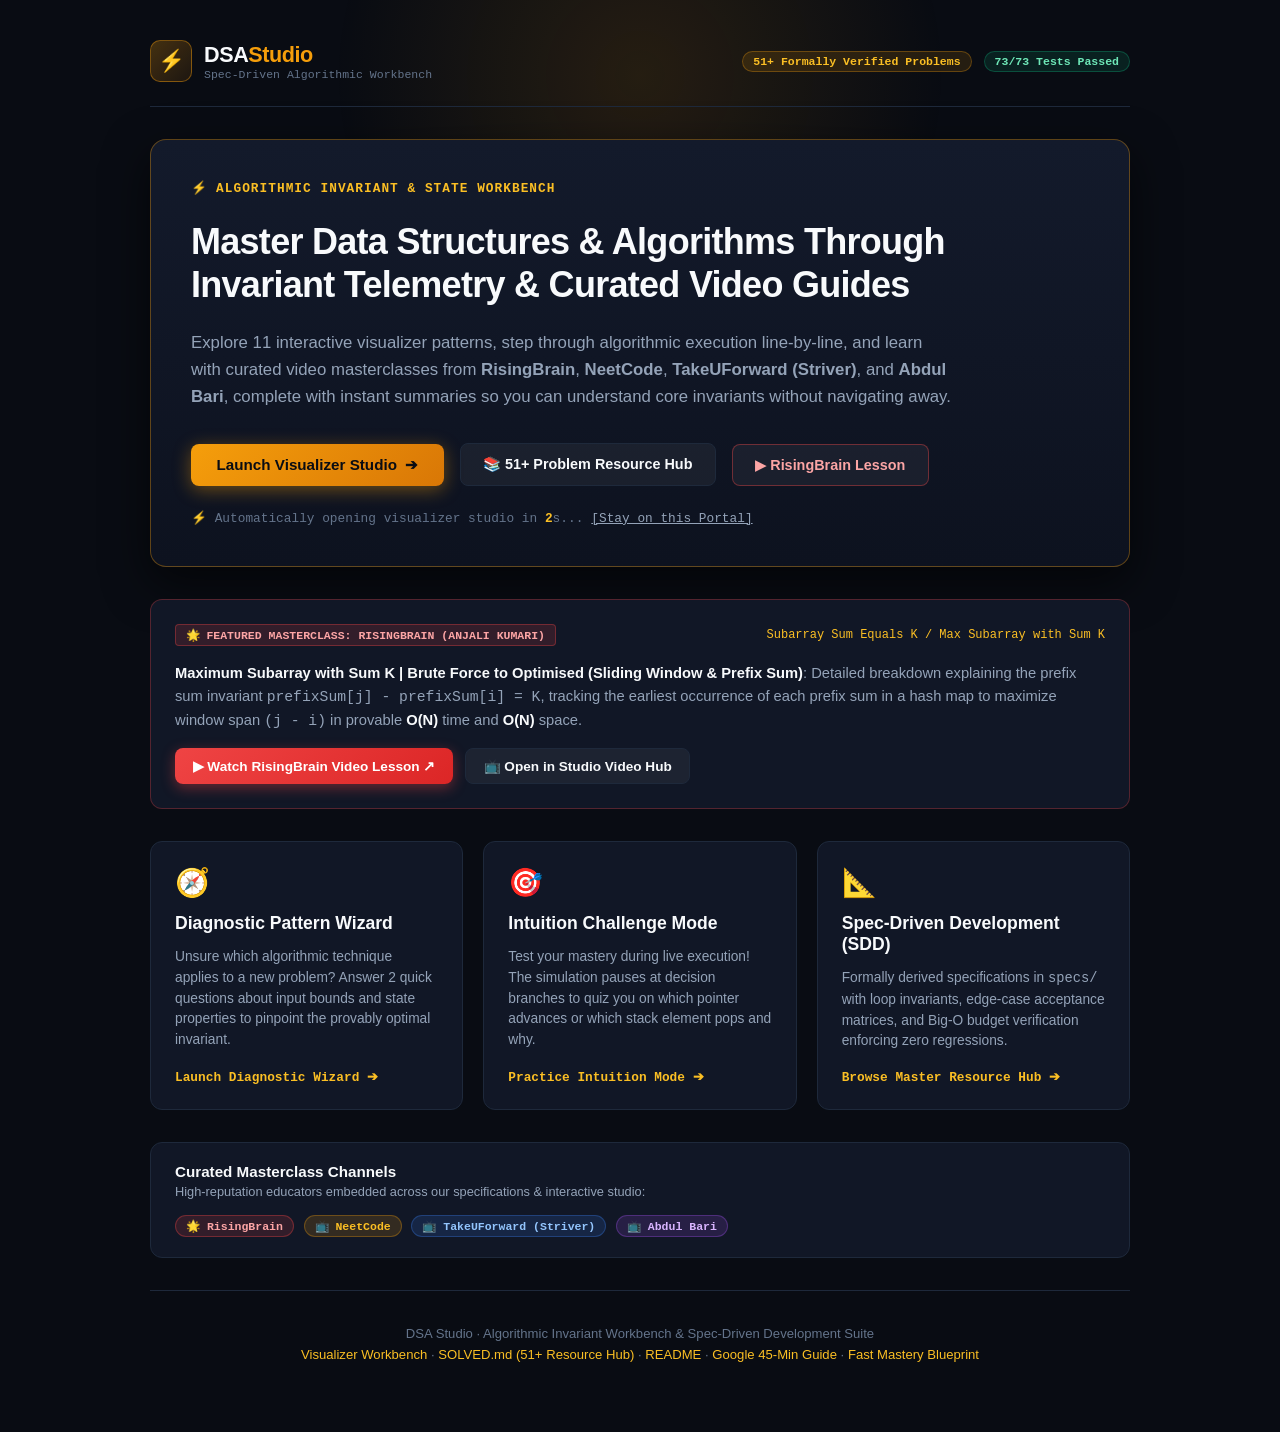
<file: index.html>
<!DOCTYPE html>
<html lang="en" data-theme="dark">
<head>
    <meta charset="UTF-8">
    <meta name="viewport" content="width=device-width, initial-scale=1.0">
    <title>DSA Studio — Master Algorithmic Resource Hub & Invariant Workbench</title>
    <link rel="icon" href="data:image/svg+xml,<svg xmlns=%22http://www.w3.org/2000/svg%22 viewBox=%220 0 100 100%22><text y=%22.9em%22 font-size=%2290%22>⚡</text></svg>">
    <style>
        :root {
            --bg-base: #090c13;
            --bg-card: #111726;
            --bg-card-hover: #182137;
            --border: #1e293b;
            --border-hover: rgba(245, 158, 11, 0.4);
            --accent: #f59e0b;
            --accent-light: #fbbf24;
            --accent-amber-glow: rgba(245, 158, 11, 0.15);
            --text-main: #f8fafc;
            --text-muted: #94a3b8;
            --text-dim: #64748b;
            --font-sans: -apple-system, BlinkMacSystemFont, "Segoe UI", Roboto, "Helvetica Neue", Arial, sans-serif;
            --font-mono: ui-monospace, SFMono-Regular, Menlo, Monaco, Consolas, monospace;
        }

        * {
            box-sizing: border-box;
            margin: 0;
            padding: 0;
        }

        body {
            background-color: var(--bg-base);
            color: var(--text-main);
            font-family: var(--font-sans);
            min-height: 100vh;
            display: flex;
            flex-direction: column;
            align-items: center;
            padding: 2.5rem 1.25rem;
            position: relative;
            overflow-x: hidden;
        }

        .ambient-glow {
            position: fixed;
            top: -150px;
            left: 50%;
            transform: translateX(-50%);
            width: 750px;
            height: 450px;
            background: radial-gradient(circle, rgba(245, 158, 11, 0.12) 0%, rgba(15, 23, 42, 0) 70%);
            pointer-events: none;
            z-index: 0;
        }

        .container {
            max-width: 980px;
            width: 100%;
            position: relative;
            z-index: 1;
            display: flex;
            flex-direction: column;
            gap: 2rem;
        }

        /* Top Brand Bar */
        .brand-header {
            display: flex;
            align-items: center;
            justify-content: space-between;
            padding-bottom: 1.5rem;
            border-bottom: 1px solid var(--border);
            flex-wrap: wrap;
            gap: 1rem;
        }

        .brand-logo {
            display: flex;
            align-items: center;
            gap: 0.75rem;
            text-decoration: none;
            color: inherit;
        }

        .brand-icon-box {
            width: 42px;
            height: 42px;
            border-radius: 10px;
            background: linear-gradient(135deg, rgba(245, 158, 11, 0.25), rgba(217, 119, 6, 0.1));
            border: 1px solid rgba(245, 158, 11, 0.4);
            display: flex;
            align-items: center;
            justify-content: center;
            color: var(--accent-light);
            font-size: 1.35rem;
        }

        .brand-title {
            font-size: 1.35rem;
            font-weight: 800;
            letter-spacing: -0.02em;
        }

        .brand-title span {
            color: var(--accent);
        }

        .badge-pill {
            font-family: var(--font-mono);
            font-size: 0.72rem;
            padding: 3px 10px;
            border-radius: 9999px;
            background: rgba(245, 158, 11, 0.12);
            color: var(--accent-light);
            border: 1px solid rgba(245, 158, 11, 0.3);
            font-weight: 700;
        }

        /* Hero Section */
        .hero-section {
            background: linear-gradient(180deg, #131a2b 0%, #0d121f 100%);
            border: 1px solid rgba(245, 158, 11, 0.35);
            border-radius: 16px;
            padding: 2.5rem;
            box-shadow: 0 16px 45px rgba(0, 0, 0, 0.6);
            display: flex;
            flex-direction: column;
            gap: 1.5rem;
        }

        .hero-eyebrow {
            display: flex;
            align-items: center;
            gap: 0.5rem;
            font-family: var(--font-mono);
            font-size: 0.8rem;
            color: var(--accent-light);
            text-transform: uppercase;
            letter-spacing: 0.08em;
            font-weight: 700;
        }

        .hero-title {
            font-size: 2.25rem;
            line-height: 1.2;
            font-weight: 800;
            letter-spacing: -0.02em;
        }

        .hero-desc {
            font-size: 1.05rem;
            color: var(--text-muted);
            line-height: 1.6;
            max-width: 760px;
        }

        .hero-actions-row {
            display: flex;
            align-items: center;
            gap: 1rem;
            flex-wrap: wrap;
            margin-top: 0.5rem;
        }

        .cta-btn-primary {
            background: linear-gradient(135deg, #f59e0b, #d97706);
            color: #090c13;
            font-weight: 800;
            font-size: 0.95rem;
            text-decoration: none;
            padding: 0.75rem 1.6rem;
            border-radius: 8px;
            display: inline-flex;
            align-items: center;
            gap: 0.5rem;
            box-shadow: 0 4px 18px rgba(245, 158, 11, 0.4);
            transition: all 0.2s ease;
            cursor: pointer;
            border: none;
        }

        .cta-btn-primary:hover {
            transform: translateY(-2px);
            box-shadow: 0 6px 24px rgba(245, 158, 11, 0.6);
        }

        .cta-btn-secondary {
            background: rgba(255, 255, 255, 0.05);
            color: var(--text-main);
            font-weight: 600;
            font-size: 0.9rem;
            text-decoration: none;
            padding: 0.75rem 1.4rem;
            border-radius: 8px;
            display: inline-flex;
            align-items: center;
            gap: 0.5rem;
            border: 1px solid var(--border);
            transition: all 0.2s ease;
        }

        .cta-btn-secondary:hover {
            background: rgba(255, 255, 255, 0.1);
            border-color: var(--accent);
            color: var(--accent-light);
        }

        .countdown-notice {
            font-family: var(--font-mono);
            font-size: 0.8rem;
            color: var(--text-dim);
            display: flex;
            align-items: center;
            gap: 0.5rem;
        }

        .countdown-notice b {
            color: var(--accent-light);
        }

        .pause-link {
            color: var(--text-muted);
            text-decoration: underline;
            cursor: pointer;
            background: none;
            border: none;
            font-family: inherit;
            font-size: inherit;
        }

        /* Channel Spotlight Card (RisingBrain & Curated Masters) */
        .spotlight-card {
            background: #111726;
            border: 1px solid rgba(239, 68, 68, 0.3);
            border-radius: 12px;
            padding: 1.5rem;
            display: flex;
            flex-direction: column;
            gap: 1rem;
        }

        .spotlight-header {
            display: flex;
            align-items: center;
            justify-content: space-between;
            flex-wrap: wrap;
            gap: 0.75rem;
        }

        .spotlight-pill {
            background: rgba(239, 68, 68, 0.15);
            color: #fca5a5;
            border: 1px solid rgba(239, 68, 68, 0.35);
            font-family: var(--font-mono);
            font-size: 0.72rem;
            font-weight: 800;
            padding: 3px 10px;
            border-radius: 4px;
            display: inline-flex;
            align-items: center;
            gap: 0.4rem;
            text-transform: uppercase;
        }

        .spotlight-body {
            font-size: 0.92rem;
            color: var(--text-muted);
            line-height: 1.55;
        }

        .spotlight-body b {
            color: var(--text-main);
        }

        /* 3-Column Resource Grid */
        .grid-3 {
            display: grid;
            grid-template-columns: repeat(auto-fit, minmax(280px, 1fr));
            gap: 1.25rem;
        }

        .feature-card {
            background: var(--bg-card);
            border: 1px solid var(--border);
            border-radius: 12px;
            padding: 1.5rem;
            display: flex;
            flex-direction: column;
            gap: 0.85rem;
            transition: all 0.2s ease;
        }

        .feature-card:hover {
            border-color: var(--border-hover);
            transform: translateY(-2px);
            background: var(--bg-card-hover);
        }

        .feature-icon {
            font-size: 1.75rem;
        }

        .feature-title {
            font-size: 1.1rem;
            font-weight: 700;
            color: var(--text-main);
        }

        .feature-desc {
            font-size: 0.86rem;
            color: var(--text-muted);
            line-height: 1.5;
            flex-grow: 1;
        }

        .feature-link {
            font-family: var(--font-mono);
            font-size: 0.8rem;
            font-weight: 700;
            color: var(--accent-light);
            text-decoration: none;
            display: inline-flex;
            align-items: center;
            gap: 0.35rem;
            margin-top: 0.25rem;
        }

        .feature-link:hover {
            text-decoration: underline;
        }

        /* Footer */
        .footer {
            text-align: center;
            padding: 2rem 0;
            border-top: 1px solid var(--border);
            color: var(--text-dim);
            font-size: 0.82rem;
            line-height: 1.6;
        }

        .footer a {
            color: var(--accent-light);
            text-decoration: none;
        }

        .footer a:hover {
            text-decoration: underline;
        }
    </style>
</head>
<body>

<div class="ambient-glow"></div>

<div class="container">

    <!-- Top Brand Header -->
    <header class="brand-header">
        <a href="visualizer/" class="brand-logo">
            <div class="brand-icon-box">⚡</div>
            <div>
                <div class="brand-title">DSA<span>Studio</span></div>
                <div style="font-size: 0.72rem; color: var(--text-dim); font-family: var(--font-mono);">Spec-Driven Algorithmic Workbench</div>
            </div>
        </a>
        <div style="display: flex; align-items: center; gap: 0.75rem;">
            <span class="badge-pill">51+ Formally Verified Problems</span>
            <span class="badge-pill" style="background: rgba(16, 185, 129, 0.12); color: #6ee7b7; border-color: rgba(16, 185, 129, 0.3);">73/73 Tests Passed</span>
        </div>
    </header>

    <!-- Main Hero Section -->
    <section class="hero-section">
        <div class="hero-eyebrow">
            <span>⚡</span>
            <span>Algorithmic Invariant & State Workbench</span>
        </div>
        <h1 class="hero-title">Master Data Structures & Algorithms Through Invariant Telemetry & Curated Video Guides</h1>
        <p class="hero-desc">
            Explore 11 interactive visualizer patterns, step through algorithmic execution line-by-line, and learn with curated video masterclasses from <b>RisingBrain</b>, <b>NeetCode</b>, <b>TakeUForward (Striver)</b>, and <b>Abdul Bari</b>, complete with instant summaries so you can understand core invariants without navigating away.
        </p>
        <div class="hero-actions-row">
            <a href="visualizer/" class="cta-btn-primary" id="launchBtn">
                <span>Launch Visualizer Studio</span>
                <span>➔</span>
            </a>
            <a href="SOLVED.md" class="cta-btn-secondary">
                <span>📚 51+ Problem Resource Hub</span>
            </a>
            <a href="https://youtu.be/dgjKO46bu3A" target="_blank" rel="noopener noreferrer" class="cta-btn-secondary" style="border-color: rgba(239,68,68,0.4); color: #fca5a5;">
                <span>▶ RisingBrain Lesson</span>
            </a>
        </div>
        <div class="countdown-notice" id="countdownRow">
            <span>⚡ Automatically opening visualizer studio in <b id="countdownTimer">3</b>s...</span>
            <button class="pause-link" id="pauseBtn" onclick="cancelRedirect()">[Stay on this Portal]</button>
        </div>
    </section>

    <!-- Video Spotlight: RisingBrain & Curated Channels -->
    <section class="spotlight-card">
        <div class="spotlight-header">
            <span class="spotlight-pill">
                <span>🌟</span> Featured Masterclass: RisingBrain (Anjali Kumari)
            </span>
            <span style="font-family: var(--font-mono); font-size: 0.75rem; color: var(--accent-light);">
                Subarray Sum Equals K / Max Subarray with Sum K
            </span>
        </div>
        <p class="spotlight-body">
            <b>Maximum Subarray with Sum K | Brute Force to Optimised (Sliding Window & Prefix Sum)</b>:
            Detailed breakdown explaining the prefix sum invariant <code>prefixSum[j] - prefixSum[i] = K</code>, tracking the earliest occurrence of each prefix sum in a hash map to maximize window span <code>(j - i)</code> in provable <b>O(N)</b> time and <b>O(N)</b> space.
        </p>
        <div style="display: flex; gap: 0.75rem; flex-wrap: wrap;">
            <a href="https://youtu.be/dgjKO46bu3A" target="_blank" rel="noopener noreferrer" class="cta-btn-primary" style="background: linear-gradient(135deg, #ef4444, #dc2626); color: #fff; font-size: 0.85rem; padding: 0.55rem 1.1rem; box-shadow: 0 4px 14px rgba(239, 68, 68, 0.4);">
                ▶ Watch RisingBrain Video Lesson ↗
            </a>
            <a href="visualizer/index.html" onclick="localStorage.setItem('dsa_initial_tab', 'video')" class="cta-btn-secondary" style="font-size: 0.85rem; padding: 0.55rem 1.1rem;">
                📺 Open in Studio Video Hub
            </a>
        </div>
    </section>

    <!-- 3-Column Pillar Feature Grid -->
    <div class="grid-3">
        <div class="feature-card">
            <div class="feature-icon">🧭</div>
            <h3 class="feature-title">Diagnostic Pattern Wizard</h3>
            <p class="feature-desc">
                Unsure which algorithmic technique applies to a new problem? Answer 2 quick questions about input bounds and state properties to pinpoint the provably optimal invariant.
            </p>
            <a href="visualizer/#diagnosticWizardSection" class="feature-link">
                Launch Diagnostic Wizard ➔
            </a>
        </div>

        <div class="feature-card">
            <div class="feature-icon">🎯</div>
            <h3 class="feature-title">Intuition Challenge Mode</h3>
            <p class="feature-desc">
                Test your mastery during live execution! The simulation pauses at decision branches to quiz you on which pointer advances or which stack element pops and why.
            </p>
            <a href="visualizer/" class="feature-link">
                Practice Intuition Mode ➔
            </a>
        </div>

        <div class="feature-card">
            <div class="feature-icon">📐</div>
            <h3 class="feature-title">Spec-Driven Development (SDD)</h3>
            <p class="feature-desc">
                Formally derived specifications in <code>specs/</code> with loop invariants, edge-case acceptance matrices, and Big-O budget verification enforcing zero regressions.
            </p>
            <a href="SOLVED.md" class="feature-link">
                Browse Master Resource Hub ➔
            </a>
        </div>
    </div>

    <!-- Curated Channels Reference Strip -->
    <div style="background: var(--bg-card); border: 1px solid var(--border); border-radius: 12px; padding: 1.25rem 1.5rem; display: flex; align-items: center; justify-content: space-between; flex-wrap: wrap; gap: 1rem;">
        <div>
            <div style="font-weight: 700; font-size: 0.95rem; margin-bottom: 0.2rem;">Curated Masterclass Channels</div>
            <div style="font-size: 0.8rem; color: var(--text-muted);">High-reputation educators embedded across our specifications & interactive studio:</div>
        </div>
        <div style="display: flex; align-items: center; gap: 0.6rem; flex-wrap: wrap;">
            <a href="https://youtu.be/dgjKO46bu3A" target="_blank" rel="noopener noreferrer" class="badge-pill" style="background: rgba(239, 68, 68, 0.15); color: #fca5a5; border-color: rgba(239, 68, 68, 0.35); text-decoration: none;">
                🌟 RisingBrain
            </a>
            <a href="https://www.youtube.com/@NeetCode" target="_blank" rel="noopener noreferrer" class="badge-pill" style="background: rgba(245, 158, 11, 0.15); color: #fbbf24; text-decoration: none;">
                📺 NeetCode
            </a>
            <a href="https://www.youtube.com/@takeUforward" target="_blank" rel="noopener noreferrer" class="badge-pill" style="background: rgba(59, 130, 246, 0.15); color: #93c5fd; border-color: rgba(59, 130, 246, 0.3); text-decoration: none;">
                📺 TakeUForward (Striver)
            </a>
            <a href="https://www.youtube.com/@Abdul_Bari" target="_blank" rel="noopener noreferrer" class="badge-pill" style="background: rgba(168, 85, 247, 0.15); color: #d8b4fe; border-color: rgba(168, 85, 247, 0.3); text-decoration: none;">
                📺 Abdul Bari
            </a>
        </div>
    </div>

    <!-- Footer -->
    <footer class="footer">
        <p>
            DSA Studio · Algorithmic Invariant Workbench & Spec-Driven Development Suite<br>
            <a href="visualizer/">Visualizer Workbench</a> ·
            <a href="SOLVED.md">SOLVED.md (51+ Resource Hub)</a> ·
            <a href="README.md">README</a> ·
            <a href="notes/Google_Interview_Guide.md">Google 45-Min Guide</a> ·
            <a href="notes/Fast_Learning_and_Deep_Mastery_Guide.md">Fast Mastery Blueprint</a>
        </p>
    </footer>

</div>

<script>
    let secondsLeft = 3;
    let timerId = null;

    function startCountdown() {
        const timerEl = document.getElementById("countdownTimer");
        timerId = setInterval(() => {
            secondsLeft--;
            if (timerEl) timerEl.innerText = secondsLeft;
            if (secondsLeft <= 0) {
                clearInterval(timerId);
                window.location.href = "visualizer/";
            }
        }, 1000);
    }

    function cancelRedirect() {
        if (timerId) {
            clearInterval(timerId);
            timerId = null;
        }
        const row = document.getElementById("countdownRow");
        if (row) {
            row.innerHTML = '<span style="color:var(--accent-light);">✓ Auto-launch paused. Explore resources below or click "Launch Visualizer Studio" when ready.</span>';
        }
    }

    // Start auto-redirect countdown unless disabled via ?noredirect=1
    const urlParams = new URLSearchParams(window.location.search);
    if (urlParams.get("noredirect") === "1" || urlParams.get("stay") === "1") {
        cancelRedirect();
    } else {
        startCountdown();
    }
</script>

</body>
</html>
</file>
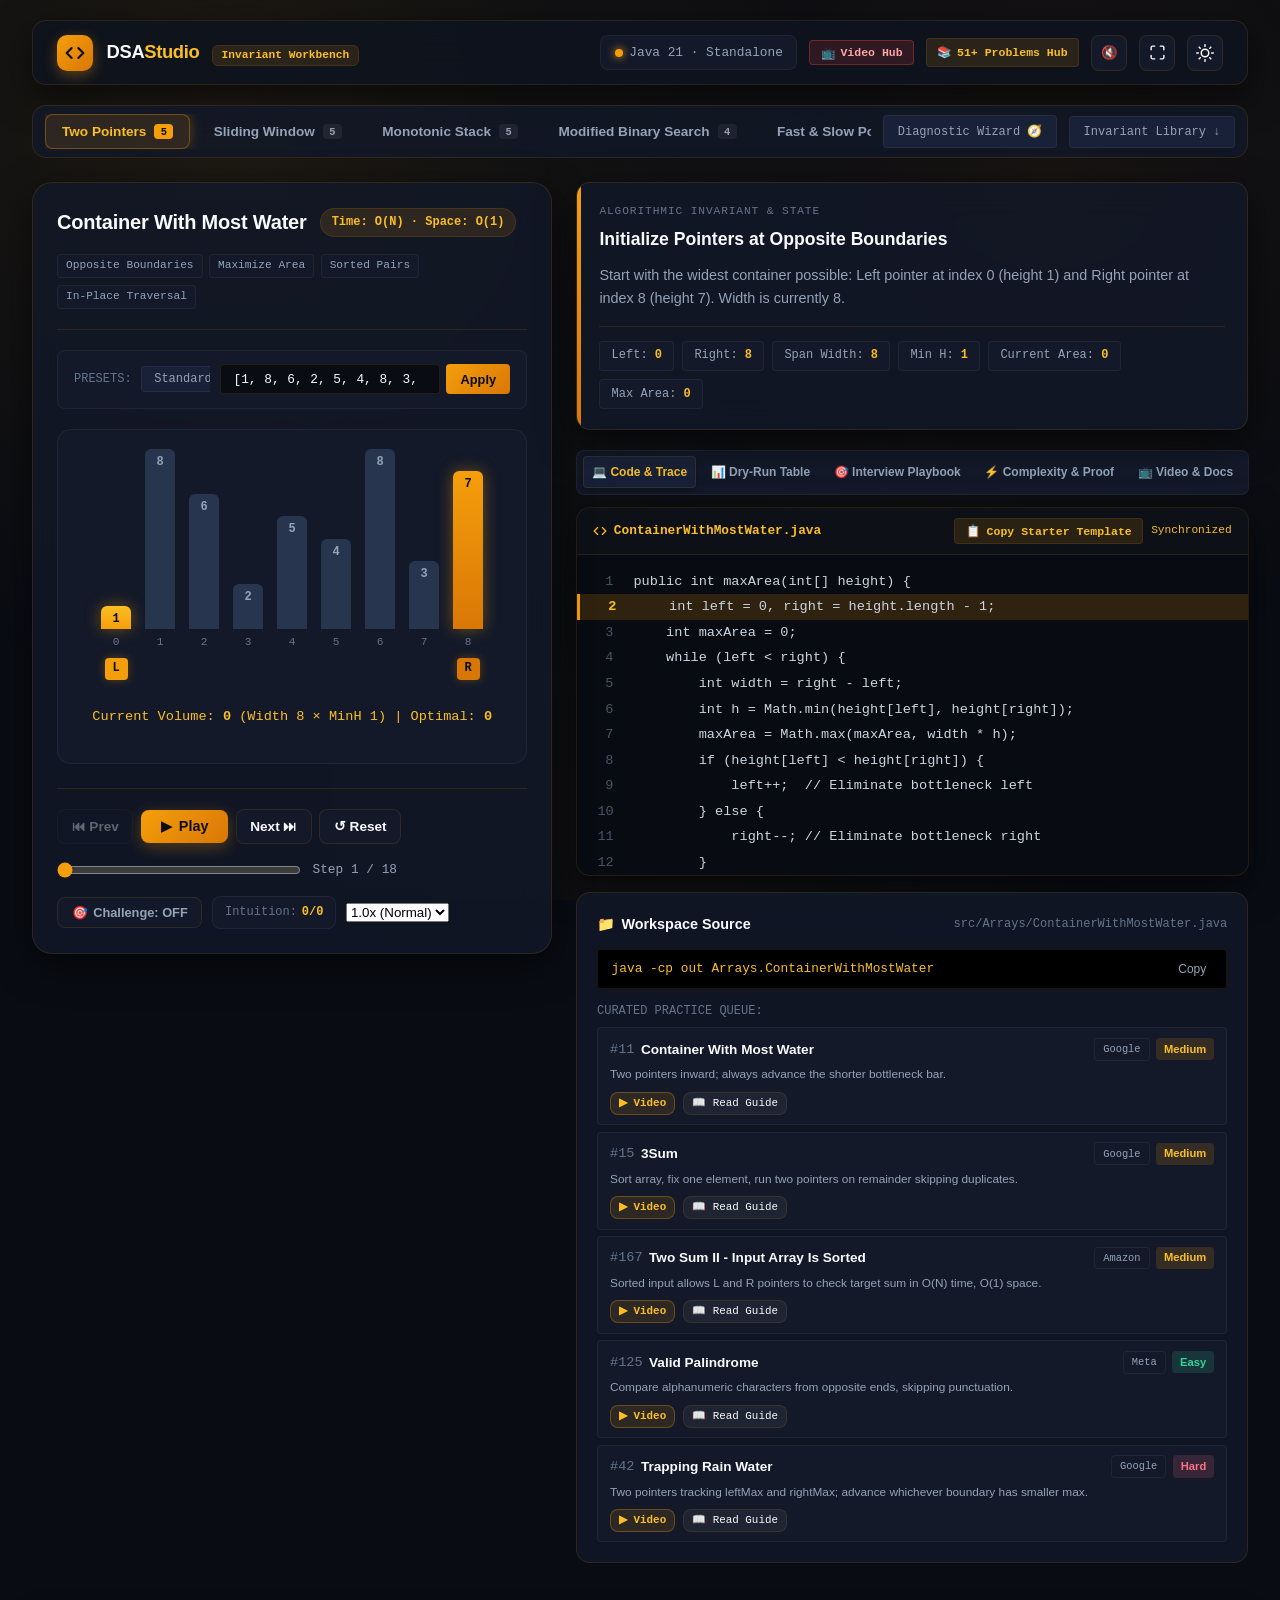
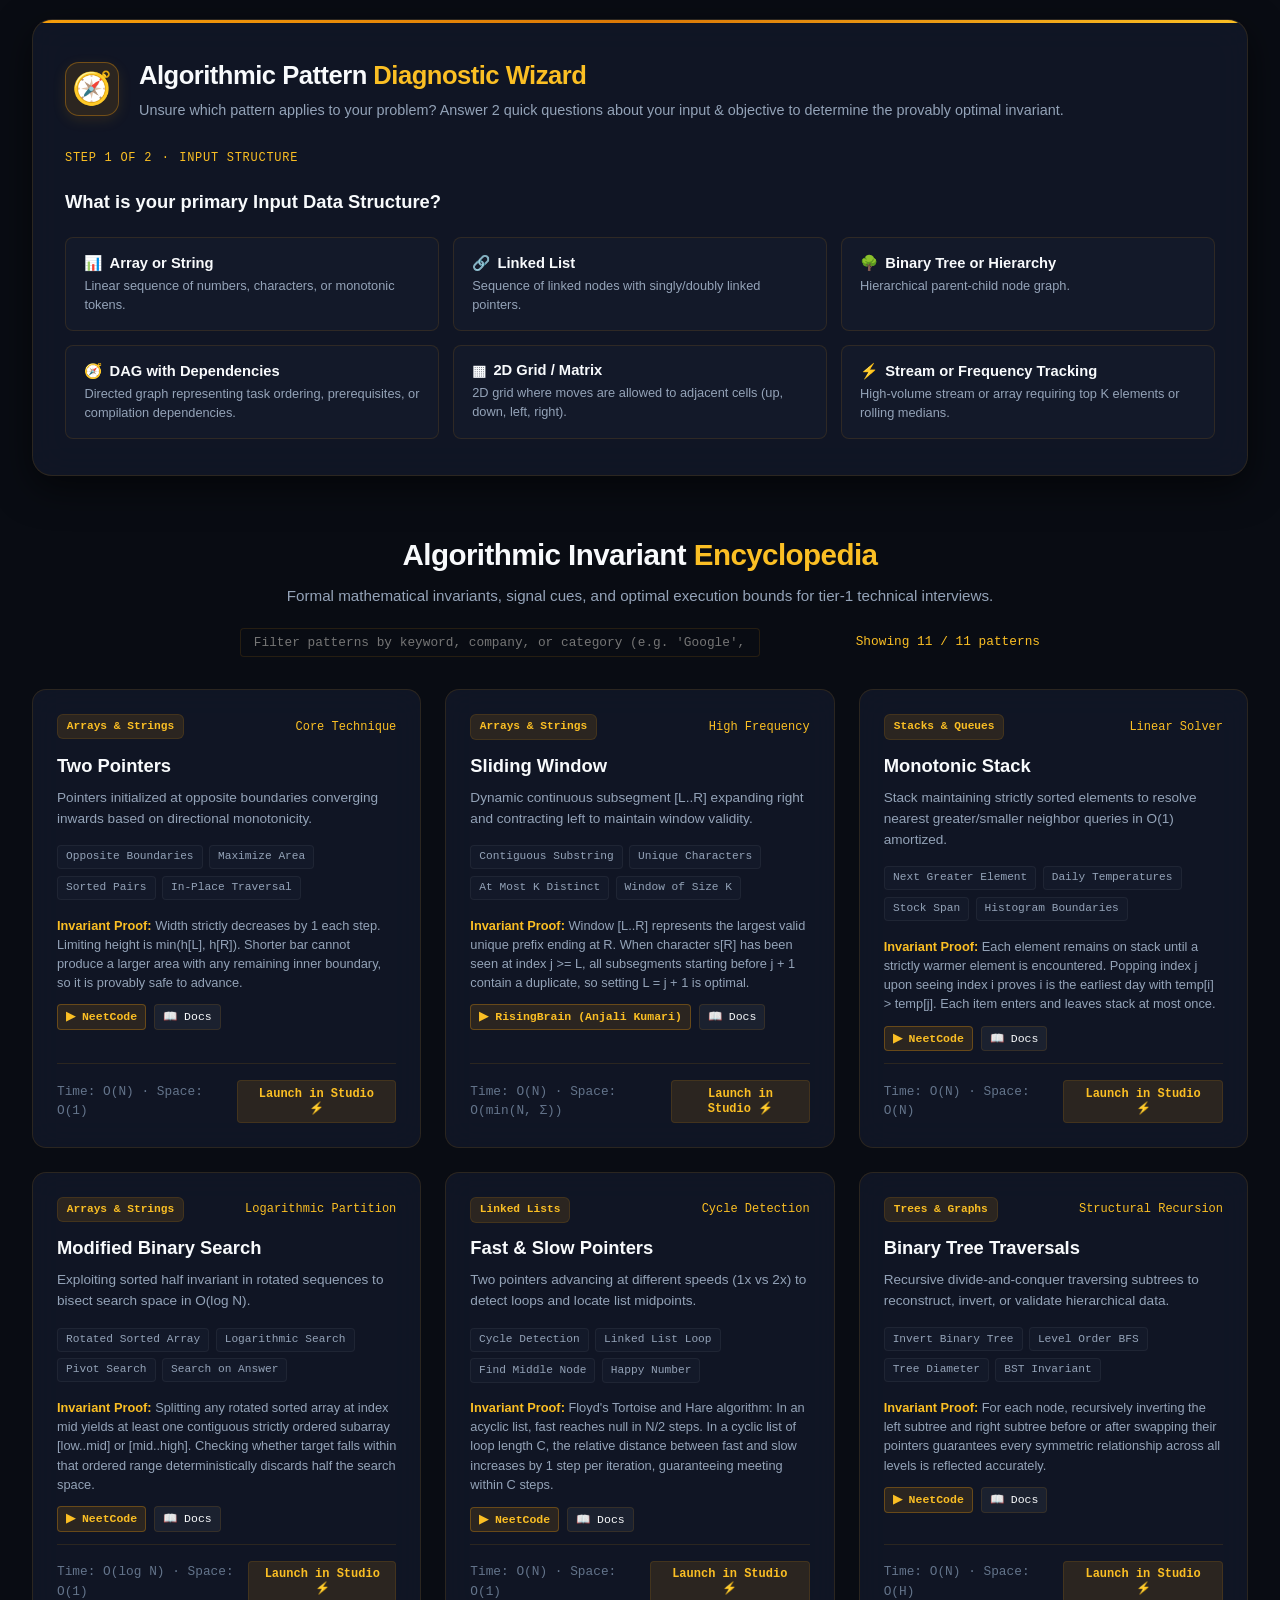
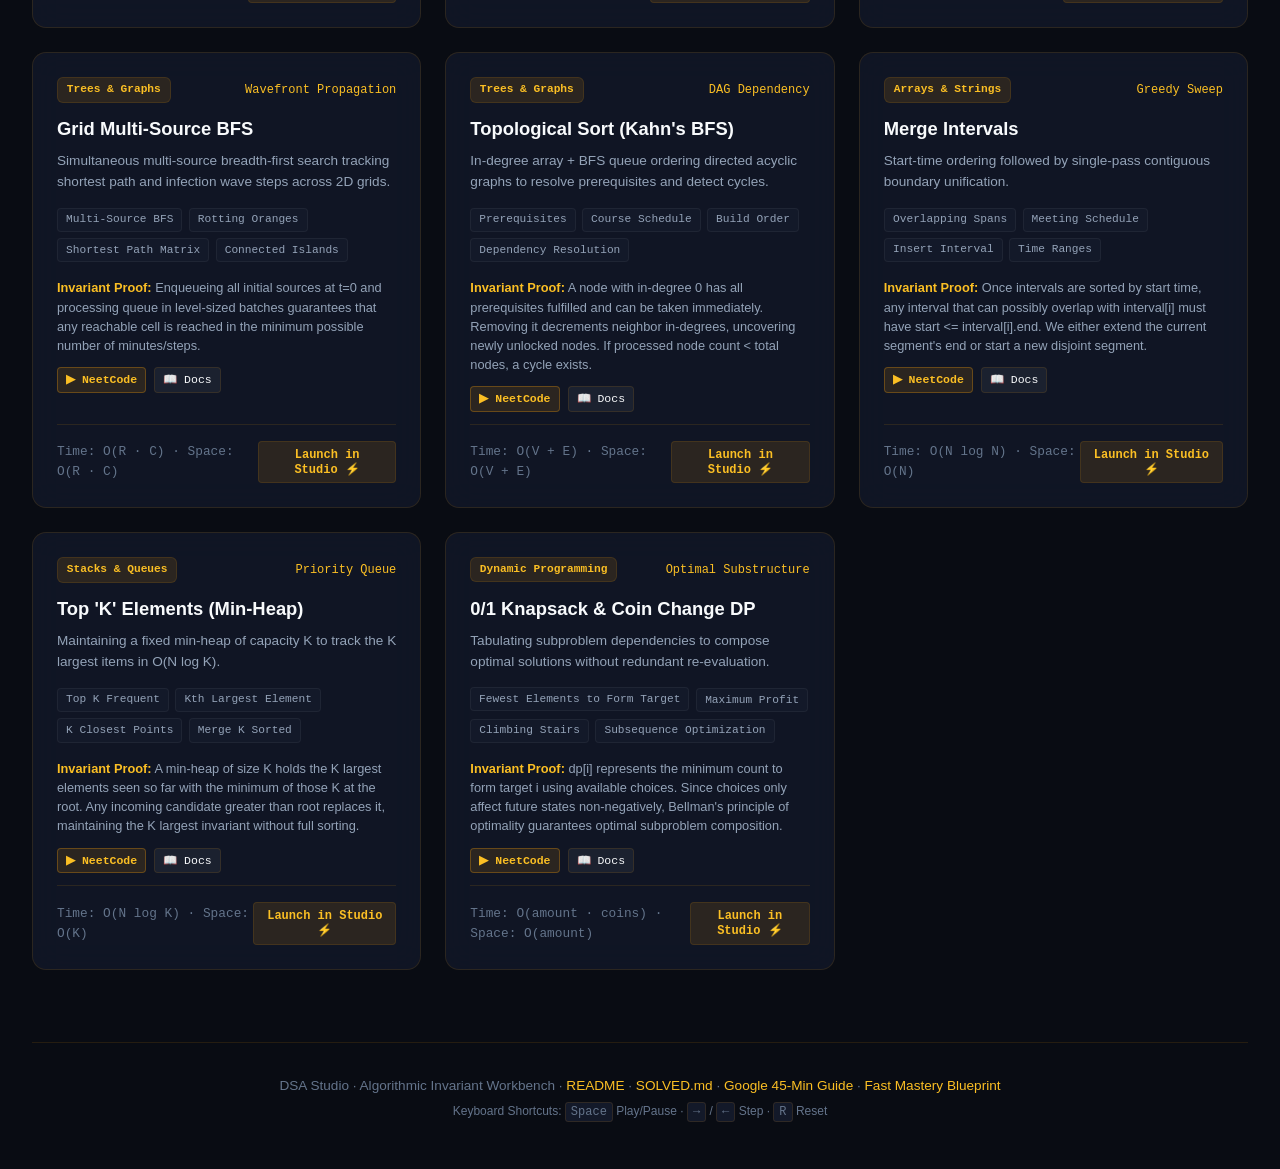
<file: visualizer/index.html>
<!DOCTYPE html>
<html data-theme="dark" lang="en">
<head>
    <meta charset="UTF-8">
    <meta content="width=device-width, initial-scale=1.0" name="viewport">
    <title>DSA Studio — Algorithmic Invariant & State Workbench</title>
    <link href="styles.css" rel="stylesheet">
    <link href="data:image/svg+xml,<svg xmlns=%22http://www.w3.org/2000/svg%22 viewBox=%220 0 100 100%22><text y=%22.9em%22 font-size=%2290%22>⚡</text></svg>"
          rel="icon">
</head>
<body>

<!-- Ambient Amber Glow Background -->
<div class="ambient-halo"></div>

<div class="studio-container">

    <!-- Top Studio Header -->
    <header class="studio-header">
        <div class="brand-section">
            <div class="brand-icon">
                <svg fill="none" stroke="currentColor" stroke-linecap="round" stroke-linejoin="round"
                     viewBox="0 0 24 24">
                    <polyline points="16 18 22 12 16 6"></polyline>
                    <polyline points="8 6 2 12 8 18"></polyline>
                </svg>
            </div>
            <div>
                <span class="brand-title">DSA<span>Studio</span></span>
                <span class="status-tag" style="margin-left: 0.5rem;">Invariant Workbench</span>
            </div>
        </div>

        <div class="header-right-tools">
            <div class="tool-chip">
                <span class="live-indicator"></span>
                <span>Java 21 · Standalone</span>
            </div>
            <button class="action-chip-btn" id="headerVideoBtn" onclick="window.studioApp.switchTab('video')" title="Open Video Lessons & Documentation Hub" style="display:inline-flex; align-items:center; gap:0.35rem; background:rgba(239,68,68,0.15); color:#fca5a5; border:1px solid rgba(239,68,68,0.35); font-weight:700; cursor:pointer;">
                <span>📺</span>
                <span>Video Hub</span>
            </button>
            <a href="https://github.com/RanveerSingh1997/Data-Structure-and-Algorithms/blob/main/SOLVED.md" target="_blank" rel="noopener noreferrer" class="action-chip-btn" title="View 51+ Problem Resource Hub in SOLVED.md" style="display:inline-flex; align-items:center; gap:0.35rem; text-decoration:none; cursor:pointer;">
                <span>📚</span>
                <span>51+ Problems Hub</span>
            </a>
            <button aria-label="Toggle Sound Effects" class="theme-toggle-btn" id="soundToggleBtn" title="Toggle Synthesizer Sound FX (Muted)">
                <span id="soundIcon">🔇</span>
            </button>
            <button aria-label="Toggle Fullscreen" class="theme-toggle-btn" id="fullscreenToggleBtn" title="Toggle Fullscreen">
                <svg fill="none" height="17" stroke="currentColor" stroke-linecap="round" stroke-linejoin="round" stroke-width="2" viewBox="0 0 24 24" width="17">
                    <path d="M8 3H5a2 2 0 0 0-2 2v3m18 0V5a2 2 0 0 0-2-2h-3m0 18h3a2 2 0 0 0 2-2v-3M3 16v3a2 2 0 0 0 2 2h3"/>
                </svg>
            </button>
            <button aria-label="Toggle Theme" class="theme-toggle-btn" id="themeToggle" title="Toggle Light/Dark Theme">
                <svg fill="none" height="18" stroke="currentColor" stroke-linecap="round" stroke-linejoin="round" stroke-width="2"
                     viewBox="0 0 24 24" width="18">
                    <circle cx="12" cy="12" r="5"></circle>
                    <line x1="12" x2="12" y1="1" y2="3"></line>
                    <line x1="12" x2="12" y1="21" y2="23"></line>
                    <line x1="4.22" x2="5.64" y1="4.22" y2="5.64"></line>
                    <line x1="18.36" x2="19.78" y1="18.36" y2="19.78"></line>
                    <line x1="1" x2="3" y1="12" y2="12"></line>
                    <line x1="21" x2="23" y1="12" y2="12"></line>
                    <line x1="4.22" x2="5.64" y1="19.78" y2="18.36"></line>
                    <line x1="18.36" x2="19.78" y1="5.64" y2="4.22"></line>
                </svg>
            </button>
        </div>
    </header>

    <!-- Horizontal Pattern Selector Strip -->
    <nav class="pattern-strip-wrapper">
        <ul class="pattern-nav-track" id="patternNavTrack">
            <!-- Rendered dynamically by app.js -->
        </ul>
        <button class="preset-chip-btn"
                onclick="document.getElementById('diagnosticWizardSection').scrollIntoView({behavior: 'smooth'})"
                style="padding: 0.5rem 0.85rem;">
            Diagnostic Wizard 🧭
        </button>
        <button class="preset-chip-btn"
                onclick="document.getElementById('referenceSection').scrollIntoView({behavior: 'smooth'})"
                style="padding: 0.5rem 0.85rem;">
            Invariant Library ↓
        </button>
    </nav>

    <!-- Main Studio Cockpit Grid -->
    <main class="studio-cockpit-grid">

        <!-- Left Panel: Execution & Canvas Stage -->
        <section class="execution-stage-card">

            <div class="stage-top-meta">
                <div class="problem-header-info">
                    <h2 class="stage-title" id="stageProblemTitle">Container With Most Water</h2>
                    <span class="complexity-pill" id="stageComplexityPill">Time: O(N) · Space: O(1)</span>
                </div>
                <div class="keywords-tag-row" id="signalKeywordsRow" style="margin-bottom: 0;">
                    <!-- Rendered dynamically -->
                </div>
            </div>

            <!-- Input Workbench with Presets -->
            <div class="input-workbench-row">
                <span style="font-size: 0.75rem; font-family: var(--font-mono); color: var(--text-dim); text-transform: uppercase;">Presets:</span>
                <div class="preset-pills-row" id="presetPillsRow">
                    <!-- Preset buttons rendered dynamically -->
                </div>
                <div style="display: flex; align-items: center; gap: 0.4rem;">
                    <input class="custom-input-box" id="customInputBox" placeholder="Custom input..." type="text">
                    <button class="apply-btn" id="applyInputBtn">Apply</button>
                </div>
            </div>

            <!-- Primary Canvas Display Area -->
            <!-- Primary Canvas Display Area with Challenge Card Overlay -->
            <div class="canvas-display-stage" id="canvasDisplayStage">
                <!-- Rendered dynamically based on current pattern -->

                <!-- Interactive Challenge Card Modal Overlay -->
                <div class="challenge-card-overlay hidden" id="challengeCardOverlay">
                    <div class="challenge-card-box" id="challengeCardBox">
                        <div class="challenge-badge-row">
                            <span class="challenge-badge">⚡ Active Intuition Checkpoint</span>
                            <span class="challenge-step-badge" id="challengeStepBadge">Step 1</span>
                        </div>
                        <h3 class="challenge-question-title" id="challengeQuestionTitle">
                            Which pointer should advance next and why?
                        </h3>
                        <p class="challenge-context-hint" id="challengeContextHint">
                            Evaluate the bottleneck height vs container width invariant.
                        </p>
                        <div class="challenge-options-list" id="challengeOptionsList">
                            <!-- Options rendered dynamically -->
                        </div>
                        <div class="challenge-feedback-box hidden" id="challengeFeedbackBox">
                            <div class="feedback-status" id="feedbackStatus">✓ Correct Intuition!</div>
                            <p class="feedback-explanation" id="feedbackExplanation"></p>
                            <button class="challenge-continue-btn" id="challengeContinueBtn">Continue Execution ➔</button>
                        </div>
                    </div>
                </div>
            </div>

            <!-- Playback Console Bar -->
            <div class="playback-console-bar">
                <div class="playback-ctrl-group">
                    <button class="control-step-btn" id="prevStepBtn" title="Previous Step (Left Arrow)">⏮ Prev</button>
                    <button class="play-action-btn" id="playPauseBtn" title="Play/Pause (Spacebar)">
                        <span id="playIcon">▶</span> <span id="playText">Play</span>
                    </button>
                    <button class="control-step-btn" id="nextStepBtn" title="Next Step (Right Arrow)">Next ⏭</button>
                    <button class="control-step-btn" id="resetBtn" title="Reset (R)">↺ Reset</button>
                </div>

                <!-- Scrubbing Slider -->
                <div class="scrubber-slider-wrapper">
                    <input class="scrubber-slider" id="scrubberSlider" max="10" min="0" type="range" value="0">
                    <span class="scrubber-counter" id="scrubberCounter">Step 1 / 10</span>
                </div>

                <!-- Speed & Interactive Intuition Challenge Controls -->
                <div class="playback-tools-group">
                    <button class="challenge-mode-toggle-btn" id="challengeModeBtn" title="Toggle Interactive Prediction Mode (Pauses at decision branches to test invariant intuition)">
                        <span id="challengeIcon">🎯</span> <span id="challengeBtnText">Challenge: OFF</span>
                    </button>
                    <div class="intuition-score-pill" id="intuitionScorePill" title="Intuition Accuracy">
                        <span>Intuition: </span><b id="intuitionScoreVal">0/0</b>
                    </div>
                    <select class="speed-dropdown" id="speedDropdown">
                        <option value="0.5">0.5x (Slow)</option>
                        <option selected value="1">1.0x (Normal)</option>
                        <option value="1.5">1.5x (Fast)</option>
                        <option value="2.5">2.5x (Sprint)</option>
                    </select>
                </div>
            </div>

        </section>

        <!-- Right Panel: Invariant Telemetry & Tabbed Inspector Cockpit -->
        <aside class="inspector-cockpit-column">

            <!-- Invariant & Decision Card (Live Step Feedback) -->
            <div class="invariant-card">
                <div class="card-label-small">Algorithmic Invariant & State</div>
                <h3 class="step-headline" id="stepHeadline">Evaluating State</h3>
                <p class="step-rationale-body" id="stepRationaleBody">
                    Algorithmic invariant explanation detailing why this step is provably optimal.
                </p>
                <div class="telemetry-grid" id="telemetryGrid">
                    <!-- Rendered dynamically -->
                </div>
            </div>

            <!-- Inspector Tabs Navigation -->
            <div class="inspector-tabs-container">
                <div class="inspector-tabs-nav" id="inspectorTabsNav" role="tablist">
                    <button class="inspector-tab-btn active" data-tab="code" id="tabBtnCode" role="tab">
                        💻 Code & Trace
                    </button>
                    <button class="inspector-tab-btn" data-tab="dryrun" id="tabBtnDryrun" role="tab">
                        📊 Dry-Run Table
                    </button>
                    <button class="inspector-tab-btn" data-tab="playbook" id="tabBtnPlaybook" role="tab">
                        🎯 Interview Playbook
                    </button>
                    <button class="inspector-tab-btn" data-tab="complexity" id="tabBtnComplexity" role="tab">
                        ⚡ Complexity & Proof
                    </button>
                    <button class="inspector-tab-btn" data-tab="video" id="tabBtnVideo" role="tab">
                        📺 Video & Docs
                    </button>
                </div>

                <!-- Tab 1: Code & Practice Queue -->
                <div class="inspector-tab-content active" id="tabPaneCode">
                    <div class="code-viewer-panel">
                        <div class="code-titlebar">
                            <div class="file-tab-label">
                                <svg fill="none" height="14" stroke="currentColor" stroke-linecap="round" stroke-linejoin="round"
                                     stroke-width="2" viewBox="0 0 24 24" width="14">
                                    <polyline points="16 18 22 12 16 6"></polyline>
                                    <polyline points="8 6 2 12 8 18"></polyline>
                                </svg>
                                <span id="codeFilenameLabel">ContainerWithMostWater.java</span>
                            </div>
                            <div style="display: flex; align-items: center; gap: 0.5rem;">
                                <button class="action-chip-btn" id="copyTemplateBtn" title="Copy clean Java starter template without spoilers">
                                    📋 Copy Starter Template
                                </button>
                                <span style="font-family: var(--font-mono); font-size: 0.7rem; color: var(--accent-light);">Synchronized</span>
                            </div>
                        </div>
                        <div class="code-lines-scrollbox" id="codeLinesScrollbox">
                            <!-- Code with active-line beacon -->
                        </div>
                    </div>

                    <!-- Workspace Repo Practice Card -->
                    <div class="repo-practice-box" style="margin-top: 1rem;">
                        <div class="repo-header-row">
                            <div class="repo-label-title">
                                <span style="color: var(--accent);">📁</span> Workspace Source
                            </div>
                            <span id="repoPathText"
                                  style="font-family: var(--font-mono); font-size: 0.75rem; color: var(--text-dim);">src/Arrays/...</span>
                        </div>

                        <div class="cli-pill-box">
                            <span id="cliCmdLabel">java -cp out Arrays.ContainerWithMostWater</span>
                            <button class="copy-icon-btn" id="copyCliBtn" title="Copy CLI Command">Copy</button>
                        </div>

                        <div style="font-size: 0.75rem; font-family: var(--font-mono); color: var(--text-dim); margin-bottom: 0.4rem; text-transform: uppercase;">
                            Curated Practice Queue:
                        </div>
                        <ul class="problem-list-container" id="practiceQueueList">
                            <!-- Curated problem entries -->
                        </ul>
                    </div>
                </div>

                <!-- Tab 2: Whiteboard Dry-Run Trace Table -->
                <div class="inspector-tab-content" id="tabPaneDryrun">
                    <div class="dryrun-panel-box">
                        <div class="dryrun-toolbar">
                            <div class="dryrun-stats">
                                <span class="tool-chip" id="dryrunStepCountChip">0 Transitions</span>
                                <span style="font-size: 0.72rem; color: var(--text-muted);">Click any row to scrub state</span>
                            </div>
                            <button class="action-chip-btn" id="copyMarkdownTableBtn" title="Copy full trace table as GitHub Markdown">
                                📋 Copy Markdown Table
                            </button>
                        </div>
                        <div class="dryrun-table-wrapper" id="dryrunTableWrapper">
                            <!-- Rendered dynamically -->
                        </div>
                    </div>
                </div>

                <!-- Tab 3: Interview Playbook & Traps -->
                <div class="inspector-tab-content" id="tabPanePlaybook">
                    <div class="playbook-panel-box">
                        <!-- Constraint Rule of Thumb / Cheat Code -->
                        <div class="playbook-cheat-box">
                            <div class="playbook-box-header">
                                <span style="color: var(--accent);">⚡</span>
                                <span class="playbook-label">Input Size & Constraint Rule of Thumb</span>
                            </div>
                            <div class="playbook-cheat-code" id="playbookCheatCode">
                                N ≤ 10^5 demands O(N) single pass
                            </div>
                        </div>

                        <!-- Clarifying Questions -->
                        <div class="playbook-section">
                            <div class="playbook-section-title">
                                <span>💬</span> 3 Essential Clarifying Questions
                            </div>
                            <ul class="playbook-list" id="playbookClarifyingList">
                                <!-- Rendered dynamically -->
                            </ul>
                        </div>

                        <!-- Interview Traps & Pitfalls -->
                        <div class="playbook-section">
                            <div class="playbook-section-title">
                                <span>⚠️</span> Common Interview Traps & Edge Cases
                            </div>
                            <ul class="playbook-traps-list" id="playbookTrapsList">
                                <!-- Rendered dynamically -->
                            </ul>
                        </div>
                    </div>
                </div>

                <!-- Tab 4: Complexity & Invariant Proof -->
                <div class="inspector-tab-content" id="tabPaneComplexity">
                    <div class="complexity-panel-box">
                        <div class="proof-section">
                            <div class="proof-header">
                                <span class="proof-icon">📐</span>
                                <span class="proof-title">Mathematical Invariant Proof</span>
                            </div>
                            <p class="proof-body" id="proofBodyText">
                                Formal invariant proof...
                            </p>
                        </div>

                        <div class="complexity-deep-dive-grid">
                            <div class="complexity-card">
                                <div class="complexity-card-title">Time Complexity Bounds</div>
                                <div class="complexity-badge-tag" id="deepDiveTimeBadge">O(N)</div>
                                <p class="complexity-card-desc" id="deepDiveTimeDesc">Explanation</p>
                            </div>
                            <div class="complexity-card">
                                <div class="complexity-card-title">Space Complexity Bounds</div>
                                <div class="complexity-badge-tag" id="deepDiveSpaceBadge">O(1)</div>
                                <p class="complexity-card-desc" id="deepDiveSpaceDesc">Explanation</p>
                            </div>
                        </div>
                    </div>
                </div>

                <!-- Tab 5: Video Masterclasses & Documentation Hub -->
                <div class="inspector-tab-content" id="tabPaneVideo">
                    <div class="video-panel-box" id="videoPanelBox">
                        <!-- Rendered dynamically by app.js:
                             Featured Video Masterclass, Instant Summary, Docs Links, Problem Directory -->
                    </div>
                </div>

            </div>

        </aside>

    </main>

    <!-- Algorithmic Pattern Diagnostic Wizard Section -->
    <section class="wizard-section" id="diagnosticWizardSection">
        <div class="wizard-container">
            <div class="wizard-header">
                <div class="wizard-icon">🧭</div>
                <div>
                    <h2 class="wizard-heading">Algorithmic Pattern <span>Diagnostic Wizard</span></h2>
                    <p class="wizard-subheading">
                        Unsure which pattern applies to your problem? Answer 2 quick questions about your input & objective to determine the provably optimal invariant.
                    </p>
                </div>
            </div>

            <div class="wizard-card-stage" id="wizardCardStage">
                <!-- Interactive step question 1 or 2 or Result rendered by app.js -->
            </div>
        </div>
    </section>

    <!-- Bottom Invariant Reference Section -->
    <section class="reference-matrix-section" id="referenceSection">
        <div class="matrix-header-box">
            <h2 class="matrix-heading">Algorithmic Invariant <span>Encyclopedia</span></h2>
            <p style="color: var(--text-muted); font-size: 0.95rem; margin-top: 0.35rem;">
                Formal mathematical invariants, signal cues, and optimal execution bounds for tier-1 technical
                interviews.
            </p>
            <div class="reference-filter-bar">
                <input type="text" id="referenceSearchInput" class="custom-input-box" placeholder="Filter patterns by keyword, company, or category (e.g. 'Google', 'O(1)', 'Tree', 'BFS', 'Dynamic')..." style="max-width: 520px; width: 100%;">
                <span id="referenceCountLabel" style="font-family: var(--font-mono); font-size: 0.8rem; color: var(--accent-light);">Showing 11 / 11 patterns</span>
            </div>
        </div>

        <div class="matrix-cards-grid" id="referenceCardsGrid">
            <!-- Rendered dynamically from PATTERNS_DATA -->
        </div>
    </section>

    <!-- Studio Footer -->
    <footer class="studio-footer">
        <p>
            DSA Studio · Algorithmic Invariant Workbench ·
            <a href="https://github.com/RanveerSingh1997/Data-Structure-and-Algorithms/blob/main/README.md" rel="noopener noreferrer" target="_blank">README</a> ·
            <a href="https://github.com/RanveerSingh1997/Data-Structure-and-Algorithms/blob/main/SOLVED.md" rel="noopener noreferrer" target="_blank">SOLVED.md</a> ·
            <a href="https://github.com/RanveerSingh1997/Data-Structure-and-Algorithms/blob/main/notes/Google_Interview_Guide.md" rel="noopener noreferrer" target="_blank">Google 45-Min Guide</a> ·
            <a href="https://github.com/RanveerSingh1997/Data-Structure-and-Algorithms/blob/main/notes/Fast_Learning_and_Deep_Mastery_Guide.md" rel="noopener noreferrer" target="_blank">Fast Mastery Blueprint</a>
        </p>
        <p style="margin-top: 0.4rem; font-size: 0.75rem; color: var(--text-dim);">
            Keyboard Shortcuts: <kbd style="background:var(--bg-surface); padding:2px 5px; border-radius:3px; border:1px solid var(--border);">Space</kbd> Play/Pause ·
            <kbd style="background:var(--bg-surface); padding:2px 5px; border-radius:3px; border:1px solid var(--border);">→</kbd> / <kbd style="background:var(--bg-surface); padding:2px 5px; border-radius:3px; border:1px solid var(--border);">←</kbd> Step ·
            <kbd style="background:var(--bg-surface); padding:2px 5px; border-radius:3px; border:1px solid var(--border);">R</kbd> Reset
        </p>
    </footer>

</div>

<!-- Native Accessible Video & Intuition Modal (Light Dismissable) -->
<dialog id="videoModal" class="video-modal-dialog" closedby="any" aria-labelledby="videoModalTitle">
    <div class="video-modal-card">
        <div class="video-modal-header">
            <div class="video-modal-meta">
                <span class="status-tag" id="videoModalChannel">Featured Channel</span>
                <h3 id="videoModalTitle" class="video-modal-title">Algorithmic Masterclass</h3>
            </div>
            <button type="button" class="video-modal-close-btn" id="closeVideoModalBtn" aria-label="Close dialog">✕</button>
        </div>
        <div class="video-iframe-wrapper" id="videoIframeWrapper">
            <!-- Dynamic responsive iframe container -->
        </div>
        <div class="video-modal-body">
            <div class="video-summary-callout">
                <div class="video-summary-badge">
                    <span>💡</span> Instant Core Invariant & Summary (No Navigation Needed)
                </div>
                <p id="videoModalSummary" class="video-summary-text"></p>
            </div>
            <div class="video-modal-footer-row">
                <a id="videoModalExternalLink" href="#" target="_blank" rel="noopener noreferrer" class="action-chip-btn" style="background:linear-gradient(135deg,#ef4444,#dc2626); color:#fff; border:none; padding:0.5rem 1rem;">
                    ▶ Open on YouTube ↗
                </a>
                <button type="button" class="control-step-btn" id="closeVideoModalSecondaryBtn">Close Preview</button>
            </div>
        </div>
    </div>
</dialog>

<!-- Toast notification container -->
<div id="toastContainer" class="toast-container"></div>

<!-- Scripts -->
<script src="patterns-data.js"></script>
<script src="visualizers.js"></script>
<script src="app.js"></script>

</body>
</html>
</file>
<file: visualizer/styles.css>
/* ==========================================================================
   DSA Studio & Algorithmic Workbench Stylesheet
   Theme: Amber Obsidian / Dark Gold Engineering Lab
   ========================================================================== */

:root {
  /* Amber Primary Palette */
  --accent: #f59e0b;
  --accent-light: #fbbf24;
  --accent-deep: #d97706;
  --accent-soft: #fef3c7;
  --accent-glow: rgba(245, 158, 11, 0.28);
  --accent-glow-subtle: rgba(245, 158, 11, 0.12);

  /* Auxiliary Accents */
  --accent-cyan: #38bdf8;
  --accent-emerald: #34d399;
  --accent-rose: #fb7185;
  --accent-purple: #c084fc;

  /* Dark Titanium Surfaces */
  --bg-primary: #090c13;
  --bg-secondary: #0e131f;
  --bg-surface: #131929;
  --bg-surface-elevated: #182137;
  --bg-card: rgba(19, 25, 41, 0.78);
  --bg-glass: rgba(14, 19, 31, 0.85);

  /* Typography Colors */
  --text-main: #f8fafc;
  --text-muted: #94a3b8;
  --text-dim: #64748b;

  /* Borders & Dividers */
  --border: rgba(245, 158, 11, 0.12);
  --border-strong: rgba(245, 158, 11, 0.35);
  --border-subtle: rgba(255, 255, 255, 0.05);

  /* Radii & Shadows */
  --radius-xs: 4px;
  --radius-sm: 8px;
  --radius-md: 14px;
  --radius-lg: 20px;
  --shadow-card: 0 12px 36px rgba(0, 0, 0, 0.55);
  --shadow-glow: 0 0 28px rgba(245, 158, 11, 0.2);

  /* Typography */
  --font-sans: -apple-system, BlinkMacSystemFont, "Segoe UI", Roboto, Inter, Helvetica, Arial, sans-serif;
  --font-mono: "JetBrains Mono", "SF Mono", Consolas, "Liberation Mono", Menlo, monospace;
}

[data-theme="light"] {
  --bg-primary: #fdfbf7;
  --bg-secondary: #f6f2e9;
  --bg-surface: #ffffff;
  --bg-surface-elevated: #fbf7ee;
  --bg-card: rgba(255, 255, 255, 0.9);
  --bg-glass: rgba(253, 251, 247, 0.88);

  --text-main: #18181b;
  --text-muted: #52525b;
  --text-dim: #a1a1aa;

  --border: rgba(217, 119, 6, 0.18);
  --border-strong: rgba(217, 119, 6, 0.45);
  --border-subtle: rgba(0, 0, 0, 0.06);

  --shadow-card: 0 8px 24px rgba(217, 119, 6, 0.08);
  --shadow-glow: 0 0 20px rgba(245, 158, 11, 0.15);
}

* {
  box-sizing: border-box;
  margin: 0;
  padding: 0;
}

body {
  background-color: var(--bg-primary);
  color: var(--text-main);
  font-family: var(--font-sans);
  line-height: 1.55;
  overflow-x: hidden;
  min-height: 100vh;
}

/* Ambient Amber Background Halo */
.ambient-halo {
  position: fixed;
  top: 0;
  left: 0;
  width: 100vw;
  height: 100vh;
  pointer-events: none;
  z-index: 0;
  background: 
    radial-gradient(circle at 18% 12%, rgba(245, 158, 11, 0.09) 0%, transparent 45%),
    radial-gradient(circle at 82% 18%, rgba(217, 119, 6, 0.07) 0%, transparent 40%),
    radial-gradient(circle at 50% 90%, rgba(245, 158, 11, 0.04) 0%, transparent 50%);
}

.studio-container {
  position: relative;
  z-index: 1;
  max-width: 1620px;
  margin: 0 auto;
  padding: 1.25rem 2rem 3rem 2rem;
}

/* ==========================================================================
   Studio Workbench Top Header
   ========================================================================== */
.studio-header {
  display: flex;
  align-items: center;
  justify-content: space-between;
  padding: 0.85rem 1.5rem;
  background: var(--bg-glass);
  backdrop-filter: blur(18px);
  -webkit-backdrop-filter: blur(18px);
  border: 1px solid var(--border);
  border-radius: var(--radius-md);
  margin-bottom: 1.25rem;
  box-shadow: var(--shadow-card);
}

.brand-section {
  display: flex;
  align-items: center;
  gap: 0.85rem;
  text-decoration: none;
  color: var(--text-main);
}

.brand-icon {
  width: 36px;
  height: 36px;
  background: linear-gradient(135deg, #f59e0b, #d97706);
  border-radius: 10px;
  display: grid;
  place-items: center;
  box-shadow: 0 4px 14px rgba(245, 158, 11, 0.35);
}

.brand-icon svg {
  width: 20px;
  height: 20px;
  stroke: #090c13;
  stroke-width: 2.5;
}

.brand-title {
  font-size: 1.15rem;
  font-weight: 800;
  letter-spacing: -0.02em;
}

.brand-title span {
  color: var(--accent-light);
}

.status-tag {
  font-size: 0.7rem;
  font-family: var(--font-mono);
  font-weight: 600;
  padding: 0.2rem 0.55rem;
  background: var(--accent-glow-subtle);
  border: 1px solid var(--border);
  border-radius: 6px;
  color: var(--accent-light);
}

.header-right-tools {
  display: flex;
  align-items: center;
  gap: 0.75rem;
}

.tool-chip {
  background: var(--bg-surface);
  border: 1px solid var(--border-subtle);
  color: var(--text-muted);
  padding: 0.4rem 0.85rem;
  border-radius: var(--radius-sm);
  font-size: 0.8rem;
  font-family: var(--font-mono);
  display: flex;
  align-items: center;
  gap: 0.4rem;
}

.tool-chip .live-indicator {
  width: 8px;
  height: 8px;
  border-radius: 50%;
  background: var(--accent);
  box-shadow: 0 0 8px var(--accent);
}

.theme-toggle-btn {
  background: var(--bg-surface);
  border: 1px solid var(--border);
  color: var(--text-main);
  width: 36px;
  height: 36px;
  border-radius: var(--radius-sm);
  display: grid;
  place-items: center;
  cursor: pointer;
  transition: all 0.2s;
}

.theme-toggle-btn:hover {
  border-color: var(--accent);
  color: var(--accent-light);
  box-shadow: 0 0 12px var(--accent-glow);
}

/* ==========================================================================
   Horizontal Pattern Switcher Strip
   ========================================================================== */
.pattern-strip-wrapper {
  background: var(--bg-card);
  backdrop-filter: blur(14px);
  border: 1px solid var(--border);
  border-radius: var(--radius-md);
  padding: 0.5rem 0.75rem;
  margin-bottom: 1.5rem;
  display: flex;
  align-items: center;
  justify-content: space-between;
  gap: 0.75rem;
  overflow-x: auto;
}

.pattern-nav-track {
  display: flex;
  align-items: center;
  gap: 0.4rem;
  list-style: none;
  overflow-x: auto;
}

.pattern-tab-btn {
  background: transparent;
  border: 1px solid transparent;
  color: var(--text-muted);
  padding: 0.55rem 1rem;
  border-radius: var(--radius-sm);
  font-size: 0.85rem;
  font-weight: 600;
  cursor: pointer;
  white-space: nowrap;
  display: inline-flex;
  align-items: center;
  gap: 0.5rem;
  transition: all 0.2s ease;
}

.pattern-tab-btn:hover {
  background: rgba(255, 255, 255, 0.04);
  color: var(--text-main);
}

.pattern-tab-btn.active {
  background: var(--accent-glow-subtle);
  border-color: var(--border-strong);
  color: var(--accent-light);
  box-shadow: 0 0 14px var(--accent-glow);
}

.pattern-tab-btn .tab-badge {
  font-size: 0.65rem;
  font-family: var(--font-mono);
  background: rgba(255, 255, 255, 0.06);
  padding: 0.1rem 0.4rem;
  border-radius: 4px;
}

.pattern-tab-btn.active .tab-badge {
  background: var(--accent);
  color: #090c13;
  font-weight: 700;
}

/* ==========================================================================
   Main Studio Cockpit Grid (Left: Stage, Right: Invariant & Code)
   ========================================================================== */
.studio-cockpit-grid {
  display: grid;
  grid-template-columns: 1.35fr 1fr;
  gap: 1.5rem;
  align-items: start;
}

@media (max-width: 1200px) {
  .studio-cockpit-grid {
    grid-template-columns: 1fr;
  }
}

/* Left Canvas Panel */
.execution-stage-card {
  background: var(--bg-card);
  backdrop-filter: blur(18px);
  border: 1px solid var(--border);
  border-radius: var(--radius-lg);
  padding: 1.5rem;
  box-shadow: var(--shadow-card);
}

.stage-top-meta {
  display: flex;
  flex-wrap: wrap;
  align-items: center;
  justify-content: space-between;
  gap: 1rem;
  border-bottom: 1px solid var(--border);
  padding-bottom: 1.25rem;
  margin-bottom: 1.25rem;
}

.problem-header-info {
  display: flex;
  align-items: center;
  gap: 0.85rem;
}

.stage-title {
  font-size: 1.25rem;
  font-weight: 800;
  letter-spacing: -0.01em;
}

.complexity-pill {
  font-family: var(--font-mono);
  font-size: 0.75rem;
  font-weight: 600;
  background: var(--accent-glow-subtle);
  color: var(--accent-light);
  border: 1px solid var(--border);
  padding: 0.25rem 0.65rem;
  border-radius: 100px;
}

/* Preset & Input Section */
.input-workbench-row {
  display: flex;
  flex-wrap: wrap;
  align-items: center;
  gap: 0.6rem;
  margin-bottom: 1.25rem;
  padding: 0.85rem 1rem;
  background: var(--bg-surface);
  border: 1px solid var(--border-subtle);
  border-radius: var(--radius-sm);
}

.preset-pills-row {
  display: flex;
  align-items: center;
  gap: 0.4rem;
  overflow-x: auto;
  flex: 1;
}

.preset-chip-btn {
  background: var(--bg-surface-elevated);
  border: 1px solid var(--border-subtle);
  color: var(--text-muted);
  padding: 0.3rem 0.75rem;
  border-radius: var(--radius-xs);
  font-size: 0.75rem;
  font-family: var(--font-mono);
  cursor: pointer;
  white-space: nowrap;
  transition: all 0.2s;
}

.preset-chip-btn:hover {
  border-color: var(--accent);
  color: var(--accent-light);
}

.custom-input-box {
  background: var(--bg-primary);
  border: 1px solid var(--border);
  color: var(--text-main);
  padding: 0.4rem 0.8rem;
  border-radius: var(--radius-xs);
  font-family: var(--font-mono);
  font-size: 0.8rem;
  width: 220px;
  transition: all 0.2s;
}

.custom-input-box:focus {
  outline: none;
  border-color: var(--accent);
  box-shadow: 0 0 10px var(--accent-glow);
}

.apply-btn {
  background: linear-gradient(135deg, #f59e0b, #d97706);
  color: #090c13;
  border: none;
  font-weight: 700;
  font-size: 0.8rem;
  padding: 0.45rem 0.9rem;
  border-radius: var(--radius-xs);
  cursor: pointer;
  transition: all 0.2s;
}

.apply-btn:hover {
  background: #fbbf24;
  box-shadow: 0 0 12px var(--accent-glow);
}

/* Primary Algorithmic Canvas Display Area */
.canvas-display-stage {
  min-height: 290px;
  background: var(--bg-surface);
  border: 1px solid var(--border-subtle);
  border-radius: var(--radius-md);
  padding: 2.25rem 1.5rem;
  display: flex;
  flex-direction: column;
  justify-content: center;
  align-items: center;
  position: relative;
  overflow-x: auto;
}

/* Studio Playback Scrubbing Console */
.playback-console-bar {
  display: flex;
  flex-wrap: wrap;
  align-items: center;
  justify-content: space-between;
  gap: 1rem;
  margin-top: 1.5rem;
  padding-top: 1.25rem;
  border-top: 1px solid var(--border);
}

.playback-ctrl-group {
  display: flex;
  align-items: center;
  gap: 0.45rem;
}

.play-action-btn {
  background: linear-gradient(135deg, #f59e0b, #d97706);
  color: #090c13;
  border: none;
  font-weight: 800;
  padding: 0.55rem 1.25rem;
  border-radius: var(--radius-sm);
  font-size: 0.9rem;
  display: inline-flex;
  align-items: center;
  gap: 0.45rem;
  cursor: pointer;
  transition: all 0.2s;
  box-shadow: 0 4px 16px rgba(245, 158, 11, 0.3);
}

.play-action-btn:hover {
  transform: translateY(-1px);
  background: #fbbf24;
  box-shadow: 0 6px 22px rgba(245, 158, 11, 0.45);
}

.control-step-btn {
  background: var(--bg-surface);
  border: 1px solid var(--border);
  color: var(--text-main);
  padding: 0.55rem 0.85rem;
  border-radius: var(--radius-sm);
  font-size: 0.85rem;
  font-weight: 600;
  cursor: pointer;
  transition: all 0.2s;
  display: inline-flex;
  align-items: center;
  gap: 0.35rem;
}

.control-step-btn:hover:not(:disabled) {
  border-color: var(--accent);
  color: var(--accent-light);
  box-shadow: 0 0 10px var(--accent-glow-subtle);
}

.control-step-btn:disabled {
  opacity: 0.35;
  cursor: not-allowed;
}

.scrubber-slider-wrapper {
  display: flex;
  align-items: center;
  gap: 0.75rem;
  flex: 1;
  max-width: 340px;
}

.scrubber-slider {
  flex: 1;
  accent-color: var(--accent);
  cursor: pointer;
}

.scrubber-counter {
  font-family: var(--font-mono);
  font-size: 0.8rem;
  color: var(--text-muted);
  white-space: nowrap;
}

.playback-tools-group {
  display: flex;
  align-items: center;
  gap: 0.6rem;
}

.challenge-mode-toggle-btn {
  background: var(--bg-surface);
  border: 1px solid var(--border);
  color: var(--text-muted);
  border-radius: var(--radius-sm);
  padding: 0.45rem 0.85rem;
  font-size: 0.8rem;
  font-weight: 600;
  display: inline-flex;
  align-items: center;
  gap: 0.35rem;
  cursor: pointer;
  transition: all 0.2s;
}

.challenge-mode-toggle-btn:hover {
  border-color: var(--accent);
  color: var(--accent-light);
}

.challenge-mode-toggle-btn.active {
  border-color: var(--accent);
  color: var(--accent-light);
  background: rgba(245, 158, 11, 0.16);
  box-shadow: 0 0 12px var(--accent-glow);
}

.intuition-score-pill {
  background: var(--bg-surface);
  border: 1px solid var(--border-subtle);
  padding: 0.4rem 0.75rem;
  border-radius: var(--radius-sm);
  font-family: var(--font-mono);
  font-size: 0.75rem;
  color: var(--text-dim);
  display: inline-flex;
  align-items: center;
  gap: 0.3rem;
}

.intuition-score-pill b {
  color: var(--accent-light);
}

/* Challenge Modal Overlay inside Stage */
.challenge-card-overlay {
  position: absolute;
  top: 0;
  left: 0;
  right: 0;
  bottom: 0;
  background: rgba(9, 12, 19, 0.9);
  backdrop-filter: blur(12px);
  -webkit-backdrop-filter: blur(12px);
  display: flex;
  align-items: center;
  justify-content: center;
  z-index: 50;
  padding: 1.5rem;
  border-radius: var(--radius-md);
  transition: opacity 0.2s ease, visibility 0.2s ease;
}

.challenge-card-overlay.hidden {
  opacity: 0;
  visibility: hidden;
  pointer-events: none;
}

.challenge-card-box {
  background: var(--bg-surface-elevated);
  border: 1px solid var(--border-strong);
  border-radius: var(--radius-md);
  padding: 1.5rem;
  max-width: 540px;
  width: 100%;
  box-shadow: var(--shadow-card), 0 0 32px var(--accent-glow);
  animation: challengePopIn 0.25s cubic-bezier(0.16, 1, 0.3, 1);
}

@keyframes challengePopIn {
  from {
    transform: scale(0.94);
    opacity: 0;
  }
  to {
    transform: scale(1);
    opacity: 1;
  }
}

.challenge-badge-row {
  display: flex;
  justify-content: space-between;
  align-items: center;
  margin-bottom: 0.75rem;
}

.challenge-badge {
  background: rgba(245, 158, 11, 0.18);
  border: 1px solid var(--border-strong);
  color: var(--accent-light);
  font-family: var(--font-mono);
  font-size: 0.72rem;
  font-weight: 700;
  padding: 0.2rem 0.6rem;
  border-radius: 4px;
}

.challenge-step-badge {
  font-family: var(--font-mono);
  font-size: 0.75rem;
  color: var(--text-dim);
}

.challenge-question-title {
  font-size: 1.1rem;
  font-weight: 700;
  color: var(--text-main);
  margin-bottom: 0.4rem;
  line-height: 1.45;
}

.challenge-context-hint {
  font-size: 0.85rem;
  color: var(--text-muted);
  margin-bottom: 1.25rem;
}

.challenge-options-list {
  display: flex;
  flex-direction: column;
  gap: 0.6rem;
  margin-bottom: 1rem;
}

.challenge-option-btn {
  background: var(--bg-surface);
  border: 1px solid var(--border);
  border-radius: var(--radius-sm);
  padding: 0.75rem 1rem;
  color: var(--text-main);
  font-size: 0.85rem;
  text-align: left;
  cursor: pointer;
  transition: all 0.2s;
  display: flex;
  align-items: flex-start;
  gap: 0.55rem;
  line-height: 1.4;
}

.challenge-option-btn:hover:not(:disabled) {
  border-color: var(--accent);
  background: rgba(245, 158, 11, 0.08);
}

.challenge-option-btn.correct {
  border-color: #34d399 !important;
  background: rgba(52, 211, 153, 0.18) !important;
  color: #34d399 !important;
  font-weight: 600;
}

.challenge-option-btn.wrong {
  border-color: #fb7185 !important;
  background: rgba(251, 113, 133, 0.18) !important;
  color: #fb7185 !important;
}

.challenge-feedback-box {
  margin-top: 1rem;
  padding: 1rem;
  background: var(--bg-surface);
  border: 1px solid var(--border);
  border-radius: var(--radius-sm);
  animation: challengePopIn 0.2s ease-out;
}

.challenge-feedback-box.hidden {
  display: none;
}

.feedback-status {
  font-weight: 700;
  font-size: 0.95rem;
  margin-bottom: 0.35rem;
}

.feedback-status.correct {
  color: #34d399;
}

.feedback-status.wrong {
  color: #fb7185;
}

.feedback-explanation {
  font-size: 0.82rem;
  color: var(--text-muted);
  line-height: 1.55;
  margin-bottom: 0.85rem;
}

.challenge-continue-btn {
  background: linear-gradient(135deg, #f59e0b, #d97706);
  color: #090c13;
  border: none;
  font-weight: 700;
  font-size: 0.85rem;
  padding: 0.55rem 1.15rem;
  border-radius: var(--radius-xs);
  cursor: pointer;
  transition: all 0.2s;
  display: inline-flex;
  align-items: center;
  gap: 0.4rem;
}

.challenge-continue-btn:hover {
  background: #fbbf24;
  box-shadow: 0 4px 14px var(--accent-glow);
}

/* ==========================================================================
   Right Panel: Invariant Inspector & Synchronized Code
   ========================================================================== */
.inspector-cockpit-column {
  display: flex;
  flex-direction: column;
  gap: 1.25rem;
}

/* 1. Invariant & Decision Card */
.invariant-card {
  background: var(--bg-card);
  backdrop-filter: blur(18px);
  border: 1px solid var(--border);
  border-radius: var(--radius-md);
  padding: 1.25rem 1.4rem;
  box-shadow: var(--shadow-card);
  position: relative;
  overflow: hidden;
}

.invariant-card::before {
  content: "";
  position: absolute;
  top: 0;
  left: 0;
  width: 4px;
  height: 100%;
  background: linear-gradient(to bottom, #f59e0b, #d97706);
}

.card-label-small {
  font-size: 0.7rem;
  font-family: var(--font-mono);
  text-transform: uppercase;
  letter-spacing: 0.08em;
  color: var(--text-dim);
  margin-bottom: 0.35rem;
}

.step-headline {
  font-size: 1.1rem;
  font-weight: 700;
  color: var(--text-main);
  margin-bottom: 0.65rem;
}

.step-rationale-body {
  font-size: 0.9rem;
  color: var(--text-muted);
  line-height: 1.6;
}

/* Variables Telemetry HUD */
.telemetry-grid {
  display: flex;
  flex-wrap: wrap;
  gap: 0.5rem;
  margin-top: 1rem;
  padding-top: 0.85rem;
  border-top: 1px solid var(--border);
}

.telemetry-cell {
  background: var(--bg-surface);
  border: 1px solid var(--border-subtle);
  padding: 0.3rem 0.7rem;
  border-radius: var(--radius-xs);
  font-family: var(--font-mono);
  font-size: 0.75rem;
  color: var(--text-muted);
}

.telemetry-cell b {
  color: var(--accent-light);
}

/* 2. Synchronized Java Code Viewer */
.code-viewer-panel {
  background: #080b11;
  border: 1px solid var(--border);
  border-radius: var(--radius-md);
  overflow: hidden;
  box-shadow: var(--shadow-card);
}

.code-titlebar {
  display: flex;
  align-items: center;
  justify-content: space-between;
  background: rgba(255, 255, 255, 0.02);
  border-bottom: 1px solid var(--border);
  padding: 0.65rem 1rem;
}

.file-tab-label {
  font-family: var(--font-mono);
  font-size: 0.8rem;
  font-weight: 600;
  color: var(--accent-light);
  display: flex;
  align-items: center;
  gap: 0.4rem;
}

.code-lines-scrollbox {
  padding: 0.85rem 0;
  font-family: var(--font-mono);
  font-size: 0.85rem;
  line-height: 1.6;
  max-height: 320px;
  overflow-y: auto;
}

.code-row {
  display: flex;
  padding: 0.12rem 1.25rem;
  transition: background 0.15s ease;
}

.code-row.active-line {
  background: rgba(245, 158, 11, 0.16);
  border-left: 3px solid var(--accent);
  color: #ffffff;
}

.code-row.active-line .line-num {
  color: var(--accent-light);
  font-weight: 700;
}

.line-num {
  color: #475569;
  width: 2.25rem;
  user-select: none;
  text-align: right;
  padding-right: 1.25rem;
}

.line-code-text {
  color: #cbd5e1;
  white-space: pre;
}

/* 3. Repo Integration Card */
.repo-practice-box {
  background: var(--bg-card);
  backdrop-filter: blur(16px);
  border: 1px solid var(--border);
  border-radius: var(--radius-md);
  padding: 1.25rem;
}

.repo-header-row {
  display: flex;
  align-items: center;
  justify-content: space-between;
  margin-bottom: 0.85rem;
}

.repo-label-title {
  font-size: 0.9rem;
  font-weight: 700;
  display: flex;
  align-items: center;
  gap: 0.4rem;
}

.cli-pill-box {
  background: #000000;
  border: 1px solid var(--border);
  border-radius: var(--radius-xs);
  padding: 0.55rem 0.85rem;
  font-family: var(--font-mono);
  font-size: 0.8rem;
  color: var(--accent-light);
  display: flex;
  align-items: center;
  justify-content: space-between;
  margin-bottom: 0.85rem;
}

.copy-icon-btn {
  background: transparent;
  border: none;
  color: var(--text-muted);
  cursor: pointer;
  font-size: 0.75rem;
  padding: 0.15rem 0.4rem;
}

.copy-icon-btn:hover {
  color: #ffffff;
}

.problem-list-container {
  list-style: none;
  display: flex;
  flex-direction: column;
  gap: 0.4rem;
}

.problem-list-entry {
  display: flex;
  align-items: center;
  justify-content: space-between;
  padding: 0.5rem 0.75rem;
  background: var(--bg-surface);
  border: 1px solid var(--border-subtle);
  border-radius: var(--radius-xs);
  font-size: 0.85rem;
}

.diff-tag {
  font-size: 0.7rem;
  font-weight: 700;
  padding: 0.15rem 0.5rem;
  border-radius: 4px;
}

.diff-tag.easy { background: rgba(52, 211, 153, 0.15); color: #34d399; }
.diff-tag.medium { background: rgba(245, 158, 11, 0.15); color: #fbbf24; }
.diff-tag.hard { background: rgba(251, 113, 133, 0.15); color: #fb7185; }

/* Action Chip Buttons */
.action-chip-btn {
  background: rgba(245, 158, 11, 0.12);
  border: 1px solid var(--border);
  color: var(--accent-light);
  font-family: var(--font-mono);
  font-size: 0.72rem;
  font-weight: 600;
  padding: 0.3rem 0.65rem;
  border-radius: var(--radius-xs);
  cursor: pointer;
  transition: all 0.2s;
  display: inline-flex;
  align-items: center;
  gap: 0.3rem;
}

.action-chip-btn:hover {
  background: var(--accent);
  color: #090c13;
  border-color: var(--accent-light);
  box-shadow: 0 0 10px var(--accent-glow);
}

/* ==========================================================================
   Inspector Tabs System
   ========================================================================== */
.inspector-tabs-container {
  display: flex;
  flex-direction: column;
  gap: 0.75rem;
}

.inspector-tabs-nav {
  display: flex;
  gap: 0.35rem;
  background: var(--bg-surface);
  border: 1px solid var(--border-subtle);
  border-radius: var(--radius-sm);
  padding: 0.35rem;
  overflow-x: auto;
}

.inspector-tab-btn {
  flex: 1;
  background: transparent;
  border: 1px solid transparent;
  color: var(--text-muted);
  font-size: 0.75rem;
  font-weight: 600;
  padding: 0.5rem 0.5rem;
  border-radius: var(--radius-xs);
  cursor: pointer;
  transition: all 0.2s;
  text-align: center;
  white-space: nowrap;
}

.inspector-tab-btn:hover {
  color: var(--text-main);
  background: rgba(255, 255, 255, 0.04);
}

.inspector-tab-btn.active {
  color: var(--accent-light);
  background: var(--bg-surface-elevated);
  border-color: var(--border);
  box-shadow: 0 2px 8px rgba(0, 0, 0, 0.25);
}

.inspector-tab-content {
  display: none;
}

.inspector-tab-content.active {
  display: block;
}

/* ==========================================================================
   Whiteboard Dry-Run Trace Table Panel
   ========================================================================== */
.dryrun-panel-box {
  background: var(--bg-card);
  border: 1px solid var(--border);
  border-radius: var(--radius-md);
  padding: 1.1rem;
  backdrop-filter: blur(16px);
  box-shadow: var(--shadow-card);
  display: flex;
  flex-direction: column;
  gap: 0.75rem;
}

.dryrun-toolbar {
  display: flex;
  align-items: center;
  justify-content: space-between;
  padding-bottom: 0.75rem;
  border-bottom: 1px solid var(--border-subtle);
  flex-wrap: wrap;
  gap: 0.5rem;
}

.dryrun-stats {
  display: flex;
  align-items: center;
  gap: 0.6rem;
}

.dryrun-table-wrapper {
  overflow: auto;
  max-height: 380px;
  border: 1px solid var(--border-subtle);
  border-radius: var(--radius-xs);
  background: #080b11;
}

.dryrun-table {
  width: 100%;
  border-collapse: collapse;
  font-family: var(--font-mono);
  font-size: 0.74rem;
  text-align: left;
}

.dryrun-table th {
  background: var(--bg-surface-elevated);
  color: var(--accent-light);
  padding: 0.55rem 0.75rem;
  position: sticky;
  top: 0;
  z-index: 2;
  border-bottom: 1px solid var(--border);
  white-space: nowrap;
}

.dryrun-table td {
  padding: 0.45rem 0.75rem;
  border-bottom: 1px solid rgba(255, 255, 255, 0.04);
  color: var(--text-muted);
  white-space: nowrap;
}

.dryrun-row {
  cursor: pointer;
  transition: background 0.15s ease;
}

.dryrun-row:hover {
  background: rgba(245, 158, 11, 0.09);
}

.dryrun-row.active-step {
  background: rgba(245, 158, 11, 0.2) !important;
  border-left: 3px solid var(--accent);
}

.dryrun-row.active-step td {
  color: #ffffff;
  font-weight: 700;
}

/* ==========================================================================
   Interview Playbook Panel
   ========================================================================== */
.playbook-panel-box {
  background: var(--bg-card);
  border: 1px solid var(--border);
  border-radius: var(--radius-md);
  padding: 1.25rem;
  backdrop-filter: blur(16px);
  box-shadow: var(--shadow-card);
  display: flex;
  flex-direction: column;
  gap: 1.2rem;
}

.playbook-cheat-box {
  background: rgba(245, 158, 11, 0.08);
  border: 1px solid var(--border-strong);
  border-radius: var(--radius-sm);
  padding: 0.85rem 1rem;
}

.playbook-box-header {
  display: flex;
  align-items: center;
  gap: 0.45rem;
  margin-bottom: 0.35rem;
}

.playbook-label {
  font-size: 0.72rem;
  font-family: var(--font-mono);
  text-transform: uppercase;
  color: var(--text-dim);
  letter-spacing: 0.06em;
}

.playbook-cheat-code {
  font-family: var(--font-mono);
  font-size: 0.85rem;
  font-weight: 700;
  color: var(--accent-light);
  line-height: 1.45;
}

.playbook-section {
  display: flex;
  flex-direction: column;
  gap: 0.5rem;
}

.playbook-section-title {
  font-size: 0.85rem;
  font-weight: 700;
  color: var(--text-main);
  display: flex;
  align-items: center;
  gap: 0.4rem;
}

.playbook-list, .playbook-traps-list {
  list-style: none;
  display: flex;
  flex-direction: column;
  gap: 0.5rem;
}

.playbook-list li {
  background: var(--bg-surface);
  border-left: 3px solid var(--accent);
  padding: 0.6rem 0.85rem;
  border-radius: 0 var(--radius-xs) var(--radius-xs) 0;
  font-size: 0.82rem;
  color: var(--text-muted);
  line-height: 1.45;
}

.playbook-traps-list li {
  background: var(--bg-surface);
  border-left: 3px solid #fb7185;
  padding: 0.6rem 0.85rem;
  border-radius: 0 var(--radius-xs) var(--radius-xs) 0;
  font-size: 0.82rem;
  color: var(--text-muted);
  line-height: 1.45;
}

/* ==========================================================================
   Complexity & Invariant Proof Panel
   ========================================================================== */
.complexity-panel-box {
  background: var(--bg-card);
  border: 1px solid var(--border);
  border-radius: var(--radius-md);
  padding: 1.25rem;
  backdrop-filter: blur(16px);
  box-shadow: var(--shadow-card);
  display: flex;
  flex-direction: column;
  gap: 1.25rem;
}

.proof-section {
  background: var(--bg-surface);
  border: 1px solid var(--border);
  border-radius: var(--radius-sm);
  padding: 1rem;
}

.proof-header {
  display: flex;
  align-items: center;
  gap: 0.45rem;
  margin-bottom: 0.5rem;
}

.proof-title {
  font-size: 0.88rem;
  font-weight: 700;
  color: var(--accent-light);
}

.proof-body {
  font-size: 0.84rem;
  color: var(--text-muted);
  line-height: 1.6;
}

.complexity-deep-dive-grid {
  display: grid;
  grid-template-columns: 1fr 1fr;
  gap: 0.85rem;
}

@media (max-width: 900px) {
  .complexity-deep-dive-grid {
    grid-template-columns: 1fr;
  }
}

.complexity-card {
  background: var(--bg-surface);
  border: 1px solid var(--border-subtle);
  border-radius: var(--radius-sm);
  padding: 0.9rem;
}

.complexity-card-title {
  font-size: 0.72rem;
  font-family: var(--font-mono);
  color: var(--text-dim);
  text-transform: uppercase;
  margin-bottom: 0.4rem;
}

.complexity-badge-tag {
  font-family: var(--font-mono);
  font-size: 1rem;
  font-weight: 700;
  color: var(--accent-light);
  margin-bottom: 0.45rem;
}

.complexity-card-desc {
  font-size: 0.78rem;
  color: var(--text-muted);
  line-height: 1.5;
}

/* ==========================================================================
   Algorithm-Specific Canvas Stages (Amber Themed)
   ========================================================================== */

/* 1. Two Pointers / Container Stage */
.two-pointers-stage {
  display: flex;
  align-items: flex-end;
  justify-content: center;
  gap: 14px;
  height: 220px;
  width: 100%;
  padding-bottom: 34px;
  position: relative;
}

.water-reservoir {
  position: absolute;
  bottom: 34px;
  background: rgba(245, 158, 11, 0.18);
  border-top: 2px dashed #f59e0b;
  border-bottom: 1px solid rgba(245, 158, 11, 0.35);
  transition: all 0.3s ease;
  pointer-events: none;
  display: flex;
  align-items: center;
  justify-content: center;
  font-family: var(--font-mono);
  font-size: 0.8rem;
  color: var(--accent-light);
  font-weight: 700;
}

.height-col {
  display: flex;
  flex-direction: column;
  align-items: center;
  position: relative;
  z-index: 2;
}

.pillar-bar {
  width: 30px;
  background: #27354f;
  border-radius: 6px 6px 0 0;
  transition: all 0.3s ease;
  display: flex;
  justify-content: center;
  padding-top: 4px;
  font-family: var(--font-mono);
  font-size: 0.75rem;
  color: #94a3b8;
  font-weight: 600;
}

.pillar-bar.left-active {
  background: linear-gradient(to top, #f59e0b, #fbbf24);
  color: #090c13;
  box-shadow: 0 0 16px rgba(245, 158, 11, 0.4);
}

.pillar-bar.right-active {
  background: linear-gradient(to top, #d97706, #f59e0b);
  color: #090c13;
  box-shadow: 0 0 16px rgba(245, 158, 11, 0.4);
}

.pillar-bar.eliminated {
  opacity: 0.25;
}

.pointer-pill {
  position: absolute;
  bottom: -28px;
  font-family: var(--font-mono);
  font-size: 0.75rem;
  font-weight: 800;
  padding: 0.1rem 0.5rem;
  border-radius: 4px;
  background: var(--accent);
  color: #090c13;
  box-shadow: 0 0 10px rgba(245, 158, 11, 0.3);
}

/* 2. Sliding Window Stage */
.sliding-window-stage {
  display: flex;
  flex-direction: column;
  align-items: center;
  gap: 1.5rem;
  width: 100%;
}

.char-strip-grid {
  display: flex;
  align-items: center;
  justify-content: center;
  gap: 8px;
  position: relative;
  padding: 20px 0;
}

.window-cell {
  width: 50px;
  height: 54px;
  background: var(--bg-card);
  border: 1px solid var(--border);
  border-radius: var(--radius-sm);
  display: flex;
  flex-direction: column;
  align-items: center;
  justify-content: center;
  font-size: 1.2rem;
  font-weight: 800;
  color: var(--text-main);
  position: relative;
  transition: all 0.25s;
}

.cell-sub-idx {
  font-size: 0.65rem;
  font-family: var(--font-mono);
  color: var(--text-dim);
  position: absolute;
  top: 3px;
}

.window-cell.active-window {
  background: var(--accent-glow-subtle);
  border-color: var(--accent);
  color: var(--accent-light);
  box-shadow: 0 0 14px rgba(245, 158, 11, 0.25);
}

.window-cell.duplicate-breach {
  background: rgba(251, 113, 133, 0.2);
  border-color: var(--accent-rose);
  color: #fb7185;
}

.char-seen-strip {
  display: flex;
  flex-wrap: wrap;
  gap: 0.45rem;
  justify-content: center;
}

.char-seen-tag {
  background: var(--bg-surface);
  border: 1px solid var(--border-subtle);
  padding: 0.25rem 0.65rem;
  border-radius: 4px;
  font-family: var(--font-mono);
  font-size: 0.75rem;
}

.char-seen-tag.highlighted {
  border-color: var(--accent);
  background: var(--accent-glow-subtle);
  color: var(--accent-light);
}

/* 3. Monotonic Stack Stage */
.stack-cockpit-grid {
  display: grid;
  grid-template-columns: 1.2fr 180px 1.2fr;
  gap: 1.5rem;
  width: 100%;
  align-items: center;
}

@media (max-width: 900px) {
  .stack-cockpit-grid {
    grid-template-columns: 1fr;
  }
}

.stack-beaker {
  width: 160px;
  height: 220px;
  border: 2px solid var(--border-strong);
  border-top: none;
  border-radius: 0 0 12px 12px;
  background: rgba(0, 0, 0, 0.35);
  display: flex;
  flex-direction: column-reverse;
  padding: 6px;
  gap: 6px;
  margin: 0 auto;
}

.stack-card-item {
  background: linear-gradient(135deg, #27354f, #182236);
  border: 1px solid var(--border);
  border-radius: 6px;
  padding: 0.35rem 0.5rem;
  font-family: var(--font-mono);
  font-size: 0.8rem;
  text-align: center;
  color: var(--text-main);
}

.stack-card-item.top-marker {
  border-color: var(--accent);
  box-shadow: 0 0 10px var(--accent-glow);
  color: var(--accent-light);
  font-weight: 700;
}

.temp-pill {
  width: 44px;
  height: 48px;
  background: var(--bg-card);
  border: 1px solid var(--border);
  border-radius: var(--radius-xs);
  display: flex;
  flex-direction: column;
  align-items: center;
  justify-content: center;
  font-family: var(--font-mono);
  font-size: 0.85rem;
  font-weight: 700;
}

.temp-pill.current-active {
  border-color: var(--accent);
  background: var(--accent-glow-subtle);
  color: var(--accent-light);
  box-shadow: 0 0 10px var(--accent-glow);
}

/* 4. Binary Search Stage */
.binary-array-strip {
  display: flex;
  flex-wrap: wrap;
  gap: 8px;
  justify-content: center;
  margin-bottom: 2rem;
}

.bs-cell {
  width: 50px;
  height: 54px;
  background: var(--bg-card);
  border: 1px solid var(--border);
  border-radius: var(--radius-xs);
  display: flex;
  flex-direction: column;
  align-items: center;
  justify-content: center;
  font-family: var(--font-mono);
  font-size: 1.1rem;
  font-weight: 700;
  position: relative;
  transition: all 0.25s;
}

.bs-cell.midpoint {
  background: var(--accent-glow-subtle);
  border-color: var(--accent);
  color: var(--accent-light);
  box-shadow: 0 0 16px var(--accent-glow);
}

.bs-cell.target-found {
  background: rgba(52, 211, 153, 0.25);
  border-color: #34d399;
  color: #34d399;
  transform: scale(1.08);
}

.bs-cell.discarded-zone {
  opacity: 0.2;
  text-decoration: line-through;
}

.bs-marker {
  position: absolute;
  bottom: -22px;
  font-size: 0.7rem;
  font-weight: 700;
  padding: 0.1rem 0.35rem;
  border-radius: 3px;
  background: var(--accent);
  color: #090c13;
}

/* 5. Tree Stage */
.tree-svg-canvas {
  width: 100%;
  max-width: 500px;
  height: 230px;
}

/* 6. Grid Matrix Stage */
.grid-stage-board {
  display: grid;
  gap: 8px;
  padding: 10px;
}

.grid-node-cell {
  width: 54px;
  height: 54px;
  border-radius: 8px;
  display: flex;
  align-items: center;
  justify-content: center;
  font-size: 1.25rem;
  font-weight: 700;
  font-family: var(--font-mono);
  transition: all 0.3s;
}

.grid-node-cell.fresh-orange {
  background: rgba(245, 158, 11, 0.15);
  border: 1px solid var(--border);
  color: var(--accent-light);
}

.grid-node-cell.rotten-orange {
  background: rgba(251, 113, 133, 0.25);
  border: 1px solid var(--accent-rose);
  color: #fb7185;
  box-shadow: 0 0 12px rgba(251, 113, 133, 0.3);
}

.grid-node-cell.empty-space {
  background: rgba(255, 255, 255, 0.02);
  border: 1px dashed rgba(255, 255, 255, 0.08);
  color: var(--text-dim);
}

/* 7. Intervals Stage */
.timeline-track-suite {
  display: flex;
  flex-direction: column;
  gap: 12px;
  width: 100%;
  max-width: 600px;
}

.timeline-row {
  display: flex;
  align-items: center;
  gap: 10px;
}

.timeline-groove {
  flex: 1;
  height: 32px;
  background: rgba(255, 255, 255, 0.03);
  border-radius: 6px;
  position: relative;
  overflow: hidden;
}

.timeline-bar-span {
  position: absolute;
  top: 4px;
  bottom: 4px;
  background: linear-gradient(90deg, #f59e0b, #fbbf24);
  border-radius: 4px;
  display: flex;
  align-items: center;
  justify-content: center;
  font-family: var(--font-mono);
  font-size: 0.75rem;
  font-weight: 700;
  color: #090c13;
  box-shadow: 0 0 10px rgba(245, 158, 11, 0.3);
}

/* ==========================================================================
   8. Fast & Slow Pointers Stage
   ========================================================================== */
.linked-list-stage {
  display: flex;
  flex-direction: column;
  align-items: center;
  width: 100%;
  gap: 1.5rem;
  position: relative;
}

.ll-track-row {
  display: flex;
  align-items: center;
  justify-content: center;
  flex-wrap: wrap;
  gap: 12px;
  position: relative;
  padding: 2.5rem 1rem 1rem 1rem;
}

.ll-node-wrapper {
  display: flex;
  align-items: center;
  gap: 12px;
  position: relative;
}

.ll-node-card {
  width: 62px;
  height: 62px;
  border-radius: var(--radius-sm);
  background: var(--bg-surface-elevated);
  border: 1px solid var(--border);
  display: flex;
  flex-direction: column;
  align-items: center;
  justify-content: center;
  font-family: var(--font-mono);
  position: relative;
  transition: all 0.25s ease;
}

.ll-node-card.slow-active {
  border-color: var(--accent);
  box-shadow: 0 0 16px var(--accent-glow);
}

.ll-node-card.fast-active {
  border-color: var(--accent-light);
  box-shadow: 0 0 20px rgba(251, 191, 36, 0.4);
}

.ll-node-card.collision-node {
  background: rgba(245, 158, 11, 0.25);
  border-color: var(--accent-light);
  transform: scale(1.12);
  box-shadow: 0 0 28px var(--accent-glow);
}

.ll-node-val {
  font-size: 1.15rem;
  font-weight: 700;
  color: var(--text-main);
}

.ll-node-idx {
  font-size: 0.65rem;
  color: var(--text-dim);
}

.ll-arrow-divider {
  font-size: 1.2rem;
  color: var(--accent-deep);
  font-family: var(--font-mono);
  font-weight: bold;
}

.ll-pointer-tag {
  position: absolute;
  top: -24px;
  font-size: 0.65rem;
  font-weight: 800;
  font-family: var(--font-mono);
  padding: 0.15rem 0.45rem;
  border-radius: 4px;
  text-transform: uppercase;
  letter-spacing: 0.05em;
  white-space: nowrap;
}

.ll-pointer-tag.slow-tag {
  background: var(--accent);
  color: #090c13;
  left: 0;
}

.ll-pointer-tag.fast-tag {
  background: var(--accent-light);
  color: #090c13;
  right: 0;
}

.ll-pointer-tag.collision-tag {
  background: linear-gradient(135deg, #f59e0b, #fbbf24);
  color: #090c13;
  top: -30px;
  left: 50%;
  transform: translateX(-50%);
  box-shadow: 0 0 14px var(--accent-glow);
}

.cycle-loop-banner {
  background: var(--accent-glow-subtle);
  border: 1px dashed var(--border-strong);
  border-radius: var(--radius-sm);
  padding: 0.5rem 1rem;
  font-family: var(--font-mono);
  font-size: 0.8rem;
  color: var(--accent-light);
  display: flex;
  align-items: center;
  gap: 0.5rem;
}

/* ==========================================================================
   9. Topological Sort DAG Stage
   ========================================================================== */
.topo-sort-stage {
  display: flex;
  flex-direction: column;
  align-items: center;
  width: 100%;
  gap: 1.5rem;
}

.topo-graph-grid {
  display: flex;
  flex-wrap: wrap;
  justify-content: center;
  gap: 1rem;
  max-width: 650px;
}

.topo-course-card {
  min-width: 115px;
  padding: 0.75rem 1rem;
  background: var(--bg-surface-elevated);
  border: 1px solid var(--border);
  border-radius: var(--radius-sm);
  display: flex;
  flex-direction: column;
  align-items: center;
  gap: 0.35rem;
  transition: all 0.25s ease;
  font-family: var(--font-mono);
}

.topo-course-card.active-processing {
  border-color: var(--accent-light);
  background: var(--accent-glow-subtle);
  box-shadow: 0 0 20px var(--accent-glow);
  transform: scale(1.05);
}

.topo-course-card.completed-course {
  border-color: var(--accent-emerald);
  background: rgba(52, 211, 153, 0.08);
  opacity: 0.85;
}

.topo-course-card.in-queue {
  border-color: var(--accent);
  box-shadow: 0 0 12px var(--accent-glow-subtle);
}

.course-id-label {
  font-size: 1.1rem;
  font-weight: 700;
  color: var(--text-main);
}

.in-degree-badge {
  font-size: 0.7rem;
  padding: 0.15rem 0.45rem;
  border-radius: 4px;
  background: var(--bg-surface);
  border: 1px solid var(--border-subtle);
  color: var(--text-dim);
}

.in-degree-badge.zero {
  background: rgba(52, 211, 153, 0.2);
  color: var(--accent-emerald);
  border-color: var(--accent-emerald);
  font-weight: 700;
}

.topo-rack-row {
  display: flex;
  align-items: center;
  gap: 1rem;
  width: 100%;
  max-width: 650px;
  background: var(--bg-card);
  border: 1px solid var(--border);
  border-radius: var(--radius-sm);
  padding: 0.75rem 1.25rem;
}

.topo-rack-label {
  font-size: 0.75rem;
  font-family: var(--font-mono);
  color: var(--text-dim);
  text-transform: uppercase;
  min-width: 110px;
}

.topo-pill-track {
  display: flex;
  align-items: center;
  gap: 0.5rem;
  flex-wrap: wrap;
}

.topo-course-pill {
  padding: 0.25rem 0.65rem;
  border-radius: 4px;
  background: var(--accent-glow-subtle);
  border: 1px solid var(--accent);
  color: var(--accent-light);
  font-family: var(--font-mono);
  font-size: 0.85rem;
  font-weight: 700;
}

/* ==========================================================================
   10. Top K Min-Heap Stage
   ========================================================================== */
.top-k-stage {
  display: flex;
  flex-direction: column;
  align-items: center;
  width: 100%;
  gap: 1.5rem;
}

.freq-cards-row {
  display: flex;
  flex-wrap: wrap;
  justify-content: center;
  gap: 0.75rem;
  max-width: 650px;
}

.freq-entry-card {
  padding: 0.6rem 0.9rem;
  background: var(--bg-surface-elevated);
  border: 1px solid var(--border);
  border-radius: var(--radius-sm);
  display: flex;
  flex-direction: column;
  align-items: center;
  gap: 0.25rem;
  font-family: var(--font-mono);
  transition: all 0.25s ease;
}

.freq-entry-card.active-key {
  border-color: var(--accent-light);
  background: var(--accent-glow-subtle);
  transform: translateY(-2px);
  box-shadow: 0 0 16px var(--accent-glow);
}

.heap-chamber-suite {
  display: flex;
  flex-direction: column;
  align-items: center;
  gap: 0.75rem;
  width: 100%;
  max-width: 550px;
  background: var(--bg-card);
  border: 1px solid var(--border-strong);
  border-radius: var(--radius-md);
  padding: 1.25rem;
}

.heap-items-rack {
  display: flex;
  align-items: center;
  justify-content: center;
  gap: 0.75rem;
  min-height: 54px;
  width: 100%;
}

.heap-node-pill {
  padding: 0.5rem 0.9rem;
  background: var(--bg-surface-elevated);
  border: 1px solid var(--accent);
  border-radius: var(--radius-sm);
  display: flex;
  align-items: center;
  gap: 0.5rem;
  font-family: var(--font-mono);
  font-size: 0.85rem;
  color: var(--accent-light);
  font-weight: 700;
  box-shadow: 0 0 12px var(--accent-glow-subtle);
}

.heap-node-pill.min-root {
  border-color: var(--accent-rose);
  background: rgba(251, 113, 133, 0.15);
  color: #fb7185;
}

.eviction-notice {
  font-family: var(--font-mono);
  font-size: 0.8rem;
  color: #fb7185;
  background: rgba(251, 113, 133, 0.12);
  border: 1px dashed rgba(251, 113, 133, 0.4);
  border-radius: 4px;
  padding: 0.35rem 0.75rem;
}

/* ==========================================================================
   11. Dynamic Programming Stage
   ========================================================================== */
.dp-table-stage {
  display: flex;
  flex-direction: column;
  align-items: center;
  width: 100%;
  gap: 1.25rem;
}

.dp-cells-track {
  display: flex;
  flex-wrap: wrap;
  justify-content: center;
  gap: 6px;
  max-width: 680px;
}

.dp-cell-item {
  width: 52px;
  height: 60px;
  background: var(--bg-surface-elevated);
  border: 1px solid var(--border);
  border-radius: var(--radius-xs);
  display: flex;
  flex-direction: column;
  align-items: center;
  justify-content: center;
  font-family: var(--font-mono);
  position: relative;
  transition: all 0.25s ease;
}

.dp-cell-item.current-subproblem {
  border-color: var(--accent-light);
  background: var(--accent-glow-subtle);
  box-shadow: 0 0 16px var(--accent-glow);
  transform: scale(1.08);
}

.dp-cell-item.lookup-subproblem {
  border-color: var(--accent-cyan);
  background: rgba(56, 189, 248, 0.12);
  color: var(--accent-cyan);
}

.dp-cell-item.improved-cell {
  border-color: var(--accent-emerald);
  background: rgba(52, 211, 153, 0.2);
  color: var(--accent-emerald);
}

.dp-cell-amt {
  font-size: 0.65rem;
  color: var(--text-dim);
}

.dp-cell-val {
  font-size: 1.05rem;
  font-weight: 700;
  color: var(--text-main);
}

.dp-computation-banner {
  font-family: var(--font-mono);
  font-size: 0.85rem;
  background: var(--bg-card);
  border: 1px solid var(--border);
  border-radius: var(--radius-sm);
  padding: 0.6rem 1.2rem;
  color: var(--text-muted);
  display: flex;
  align-items: center;
  gap: 0.6rem;
}

/* ==========================================================================
   Toast Notifications & Reference Filter Bar
   ========================================================================== */
.toast-container {
  position: fixed;
  bottom: 24px;
  right: 24px;
  display: flex;
  flex-direction: column;
  gap: 10px;
  z-index: 9999;
  pointer-events: none;
}

.toast-message {
  pointer-events: auto;
  background: var(--bg-surface-elevated);
  border: 1px solid var(--border-strong);
  color: var(--text-main);
  padding: 0.75rem 1.25rem;
  border-radius: var(--radius-sm);
  box-shadow: var(--shadow-card);
  font-family: var(--font-sans);
  font-size: 0.85rem;
  display: flex;
  align-items: center;
  gap: 0.6rem;
  animation: toastSlideIn 0.3s cubic-bezier(0.16, 1, 0.3, 1) forwards;
}

.toast-message.error {
  border-color: var(--accent-rose);
  background: rgba(251, 113, 133, 0.15);
  color: #fecdd3;
}

.toast-message.success {
  border-color: var(--accent-emerald);
  background: rgba(52, 211, 153, 0.15);
  color: #a7f3d0;
}

@keyframes toastSlideIn {
  from { opacity: 0; transform: translateY(16px); }
  to { opacity: 1; transform: translateY(0); }
}

.reference-filter-bar {
  display: flex;
  align-items: center;
  justify-content: space-between;
  max-width: 800px;
  margin: 1.25rem auto 0 auto;
  gap: 1rem;
}

/* ==========================================================================
   Algorithmic Pattern Diagnostic Wizard Section
   ========================================================================== */
.wizard-section {
  margin-top: 3.5rem;
  margin-bottom: 2rem;
}

.wizard-container {
  background: var(--bg-card);
  border: 1px solid var(--border);
  border-radius: var(--radius-lg);
  padding: 2.25rem 2rem;
  backdrop-filter: blur(18px);
  box-shadow: var(--shadow-card);
  position: relative;
  overflow: hidden;
}

.wizard-container::before {
  content: "";
  position: absolute;
  top: 0;
  left: 0;
  right: 0;
  height: 3px;
  background: linear-gradient(90deg, #f59e0b, #d97706, #fbbf24);
}

.wizard-header {
  display: flex;
  align-items: center;
  gap: 1.25rem;
  margin-bottom: 1.75rem;
}

.wizard-icon {
  font-size: 2rem;
  width: 54px;
  height: 54px;
  background: rgba(245, 158, 11, 0.12);
  border: 1px solid var(--border-strong);
  border-radius: var(--radius-md);
  display: grid;
  place-items: center;
  flex-shrink: 0;
  box-shadow: 0 4px 14px var(--accent-glow-subtle);
}

.wizard-heading {
  font-size: 1.6rem;
  font-weight: 800;
  letter-spacing: -0.02em;
  color: var(--text-main);
}

.wizard-heading span {
  color: var(--accent-light);
}

.wizard-subheading {
  color: var(--text-muted);
  font-size: 0.9rem;
  margin-top: 0.25rem;
  line-height: 1.5;
}

.wizard-question-box {
  display: flex;
  flex-direction: column;
  gap: 1.25rem;
  animation: challengePopIn 0.25s ease-out;
}

.wizard-step-indicator {
  display: flex;
  align-items: center;
  gap: 0.6rem;
  font-family: var(--font-mono);
  font-size: 0.75rem;
  color: var(--accent-light);
  text-transform: uppercase;
  letter-spacing: 0.06em;
}

.wizard-question-title {
  font-size: 1.15rem;
  font-weight: 700;
  color: var(--text-main);
}

.wizard-options-grid {
  display: grid;
  grid-template-columns: repeat(auto-fit, minmax(280px, 1fr));
  gap: 0.85rem;
}

.wizard-option-card {
  background: var(--bg-surface);
  border: 1px solid var(--border);
  border-radius: var(--radius-sm);
  padding: 1rem 1.15rem;
  cursor: pointer;
  transition: all 0.2s ease;
  display: flex;
  flex-direction: column;
  gap: 0.35rem;
  text-align: left;
}

.wizard-option-card:hover {
  border-color: var(--accent);
  background: var(--bg-surface-elevated);
  transform: translateY(-2px);
  box-shadow: 0 6px 18px var(--accent-glow-subtle);
}

.wizard-option-title {
  font-weight: 700;
  font-size: 0.92rem;
  color: var(--text-main);
  display: flex;
  align-items: center;
  gap: 0.45rem;
}

.wizard-option-desc {
  font-size: 0.8rem;
  color: var(--text-muted);
  line-height: 1.45;
}

.wizard-result-box {
  background: var(--bg-surface);
  border: 2px solid var(--accent);
  border-radius: var(--radius-md);
  padding: 1.75rem;
  box-shadow: 0 0 28px var(--accent-glow-subtle);
  animation: challengePopIn 0.3s cubic-bezier(0.16, 1, 0.3, 1);
}

.wizard-result-badge {
  display: inline-block;
  background: rgba(245, 158, 11, 0.18);
  color: var(--accent-light);
  font-family: var(--font-mono);
  font-size: 0.75rem;
  font-weight: 700;
  padding: 0.25rem 0.65rem;
  border-radius: 4px;
  margin-bottom: 0.75rem;
}

.wizard-result-name {
  font-size: 1.5rem;
  font-weight: 800;
  color: var(--text-main);
  margin-bottom: 0.5rem;
}

.wizard-result-cue {
  font-size: 0.9rem;
  color: var(--text-muted);
  line-height: 1.6;
  margin-bottom: 1.25rem;
}

.wizard-result-meta-row {
  display: flex;
  flex-wrap: wrap;
  align-items: center;
  gap: 0.75rem;
  margin-bottom: 1.25rem;
}

.wizard-result-actions {
  display: flex;
  flex-wrap: wrap;
  align-items: center;
  gap: 0.75rem;
  padding-top: 1rem;
  border-top: 1px solid var(--border);
}

/* ==========================================================================
   Pattern Invariant Reference Section (Bottom Grid)
   ========================================================================== */
.reference-matrix-section {
  margin-top: 3.5rem;
}

.matrix-header-box {
  text-align: center;
  margin-bottom: 2rem;
}

.matrix-heading {
  font-size: 1.85rem;
  font-weight: 800;
  letter-spacing: -0.02em;
}

.matrix-heading span {
  color: var(--accent-light);
}

.matrix-cards-grid {
  display: grid;
  grid-template-columns: repeat(auto-fill, minmax(350px, 1fr));
  gap: 1.5rem;
}

.matrix-entry-card {
  background: var(--bg-card);
  backdrop-filter: blur(16px);
  border: 1px solid var(--border);
  border-radius: var(--radius-md);
  padding: 1.5rem;
  transition: all 0.25s ease;
  display: flex;
  flex-direction: column;
}

.matrix-entry-card:hover {
  transform: translateY(-3px);
  border-color: var(--border-strong);
  box-shadow: var(--shadow-glow);
}

.matrix-top-row {
  display: flex;
  align-items: center;
  justify-content: space-between;
  margin-bottom: 0.75rem;
}

.matrix-pattern-title {
  font-size: 1.15rem;
  font-weight: 700;
  margin-bottom: 0.4rem;
}

.matrix-overview-text {
  font-size: 0.85rem;
  color: var(--text-muted);
  line-height: 1.55;
  margin-bottom: 1rem;
}

.keywords-tag-row {
  display: flex;
  flex-wrap: wrap;
  gap: 0.4rem;
  margin-bottom: 1rem;
}

.kw-tag {
  background: var(--bg-surface);
  border: 1px solid var(--border-subtle);
  font-family: var(--font-mono);
  font-size: 0.7rem;
  padding: 0.15rem 0.5rem;
  border-radius: 4px;
  color: var(--text-muted);
}

.matrix-card-bottom {
  display: flex;
  align-items: center;
  justify-content: space-between;
  padding-top: 1rem;
  border-top: 1px solid var(--border);
  font-size: 0.8rem;
  font-family: var(--font-mono);
  color: var(--text-dim);
  margin-top: auto;
}

.matrix-load-btn {
  background: var(--accent-glow-subtle);
  border: 1px solid var(--border);
  color: var(--accent-light);
  font-family: var(--font-mono);
  font-size: 0.75rem;
  font-weight: 700;
  padding: 0.35rem 0.75rem;
  border-radius: 4px;
  cursor: pointer;
  transition: all 0.2s;
}

.matrix-load-btn:hover {
  background: var(--accent);
  color: #090c13;
}

/* Studio Footer */
.studio-footer {
  margin-top: 4.5rem;
  padding-top: 2rem;
  border-top: 1px solid var(--border);
  text-align: center;
  color: var(--text-dim);
  font-size: 0.85rem;
}

.studio-footer a {
  color: var(--accent-light);
  text-decoration: none;
}

/* ============================================================================
   Video Masterclasses & Documentation Hub Styles
   ============================================================================ */
.video-panel-box {
  display: flex;
  flex-direction: column;
  gap: 1.25rem;
}

.video-featured-card {
  background: linear-gradient(145deg, rgba(245, 158, 11, 0.08), rgba(15, 23, 42, 0.6));
  border: 1px solid rgba(245, 158, 11, 0.35);
  border-radius: 12px;
  padding: 1.25rem;
  box-shadow: 0 8px 24px rgba(0, 0, 0, 0.35);
  position: relative;
  overflow: hidden;
}

.video-card-header {
  display: flex;
  align-items: center;
  justify-content: space-between;
  margin-bottom: 0.65rem;
  flex-wrap: wrap;
  gap: 0.5rem;
}

.video-channel-pill {
  display: inline-flex;
  align-items: center;
  gap: 0.35rem;
  background: rgba(245, 158, 11, 0.15);
  color: var(--accent-light);
  border: 1px solid rgba(245, 158, 11, 0.3);
  font-family: var(--font-mono);
  font-size: 0.72rem;
  font-weight: 700;
  padding: 0.2rem 0.55rem;
  border-radius: 6px;
  text-transform: uppercase;
  letter-spacing: 0.04em;
}

.video-channel-pill.risingbrain {
  background: linear-gradient(135deg, rgba(239, 68, 68, 0.2), rgba(245, 158, 11, 0.2));
  color: #fca5a5;
  border-color: rgba(239, 68, 68, 0.4);
}

.video-title-text {
  font-size: 1.05rem;
  font-weight: 700;
  color: var(--text-main);
  margin-bottom: 0.5rem;
  line-height: 1.4;
}

.video-desc-text {
  font-size: 0.82rem;
  color: var(--text-muted);
  line-height: 1.5;
  margin-bottom: 1rem;
}

.video-cta-group {
  display: flex;
  align-items: center;
  gap: 0.65rem;
  flex-wrap: wrap;
}

.video-watch-btn {
  background: linear-gradient(135deg, var(--accent), #d97706);
  color: #090c13;
  font-family: var(--font-mono);
  font-size: 0.8rem;
  font-weight: 800;
  border: none;
  padding: 0.5rem 1rem;
  border-radius: 6px;
  cursor: pointer;
  display: inline-flex;
  align-items: center;
  gap: 0.4rem;
  transition: all 0.2s;
  box-shadow: 0 4px 14px rgba(245, 158, 11, 0.35);
}

.video-watch-btn:hover {
  transform: translateY(-1px);
  filter: brightness(1.1);
}

.video-external-btn {
  background: rgba(255, 255, 255, 0.05);
  border: 1px solid var(--border);
  color: var(--text-main);
  font-family: var(--font-mono);
  font-size: 0.75rem;
  font-weight: 600;
  padding: 0.45rem 0.85rem;
  border-radius: 6px;
  text-decoration: none;
  display: inline-flex;
  align-items: center;
  gap: 0.35rem;
  transition: all 0.2s;
}

.video-external-btn:hover {
  background: rgba(255, 255, 255, 0.1);
  color: var(--accent-light);
  border-color: var(--accent);
}

/* Instant Summary Callout */
.quick-summary-card {
  background: var(--bg-surface);
  border: 1px solid var(--border);
  border-left: 3px solid var(--accent);
  border-radius: 8px;
  padding: 1rem;
}

.quick-summary-title {
  display: flex;
  align-items: center;
  gap: 0.4rem;
  font-family: var(--font-mono);
  font-size: 0.78rem;
  font-weight: 700;
  color: var(--accent-light);
  text-transform: uppercase;
  letter-spacing: 0.05em;
  margin-bottom: 0.4rem;
}

.quick-summary-body {
  font-size: 0.84rem;
  color: var(--text-main);
  line-height: 1.55;
  margin: 0;
}

/* Documentation Links Grid */
.docs-section-card {
  background: var(--bg-surface);
  border: 1px solid var(--border);
  border-radius: 10px;
  padding: 1rem;
}

.docs-section-heading {
  font-family: var(--font-mono);
  font-size: 0.78rem;
  font-weight: 700;
  color: var(--text-dim);
  text-transform: uppercase;
  letter-spacing: 0.05em;
  margin-bottom: 0.75rem;
  display: flex;
  align-items: center;
  gap: 0.4rem;
}

.doc-links-grid {
  display: grid;
  grid-template-columns: repeat(auto-fit, minmax(220px, 1fr));
  gap: 0.6rem;
}

.doc-link-item {
  display: flex;
  align-items: center;
  justify-content: space-between;
  padding: 0.6rem 0.8rem;
  background: rgba(0, 0, 0, 0.25);
  border: 1px solid var(--border-subtle);
  border-radius: 6px;
  color: var(--text-main);
  text-decoration: none;
  font-size: 0.8rem;
  transition: all 0.2s;
}

.doc-link-item:hover {
  border-color: var(--accent);
  background: rgba(245, 158, 11, 0.08);
  color: var(--accent-light);
}

.doc-source-tag {
  font-family: var(--font-mono);
  font-size: 0.65rem;
  background: rgba(255, 255, 255, 0.08);
  padding: 1px 6px;
  border-radius: 4px;
  color: var(--text-dim);
}

/* Native Modal Dialog (Video Player) */
dialog.video-modal-dialog {
  border: 1px solid rgba(245, 158, 11, 0.4);
  border-radius: 14px;
  background: #0d121f;
  color: var(--text-main);
  padding: 0;
  max-width: 820px;
  width: 92vw;
  box-shadow: 0 20px 60px rgba(0, 0, 0, 0.85);
  outline: none;
}

dialog.video-modal-dialog::backdrop {
  background-color: rgba(4, 7, 13, 0.8);
  backdrop-filter: blur(6px);
}

.video-modal-card {
  display: flex;
  flex-direction: column;
}

.video-modal-header {
  display: flex;
  align-items: flex-start;
  justify-content: space-between;
  padding: 1rem 1.25rem;
  border-bottom: 1px solid var(--border);
  background: rgba(15, 23, 42, 0.8);
}

.video-modal-meta {
  display: flex;
  flex-direction: column;
  gap: 0.35rem;
}

.video-modal-title {
  margin: 0;
  font-size: 1.05rem;
  color: var(--accent-light);
  line-height: 1.35;
}

.video-modal-close-btn {
  background: transparent;
  border: 1px solid var(--border);
  color: var(--text-muted);
  width: 32px;
  height: 32px;
  border-radius: 6px;
  display: flex;
  align-items: center;
  justify-content: center;
  cursor: pointer;
  font-size: 1rem;
  transition: all 0.2s;
}

.video-modal-close-btn:hover {
  background: rgba(239, 68, 68, 0.15);
  color: #ef4444;
  border-color: #ef4444;
}

.video-iframe-wrapper {
  position: relative;
  width: 100%;
  padding-top: 56.25%; /* 16:9 Aspect Ratio */
  background: #000;
}

.video-iframe-wrapper iframe {
  position: absolute;
  top: 0;
  left: 0;
  width: 100%;
  height: 100%;
  border: none;
}

.video-modal-body {
  padding: 1.25rem;
  display: flex;
  flex-direction: column;
  gap: 1rem;
  background: #0d121f;
}

.video-summary-callout {
  background: rgba(245, 158, 11, 0.08);
  border: 1px solid rgba(245, 158, 11, 0.25);
  border-radius: 8px;
  padding: 0.85rem 1rem;
}

.video-summary-badge {
  font-family: var(--font-mono);
  font-size: 0.72rem;
  font-weight: 700;
  color: var(--accent);
  text-transform: uppercase;
  margin-bottom: 0.35rem;
  display: flex;
  align-items: center;
  gap: 0.35rem;
}

.video-summary-text {
  font-size: 0.85rem;
  color: var(--text-main);
  line-height: 1.5;
  margin: 0;
}

.video-modal-footer-row {
  display: flex;
  align-items: center;
  justify-content: space-between;
  border-top: 1px solid var(--border-subtle);
  padding-top: 0.75rem;
}
</file>
